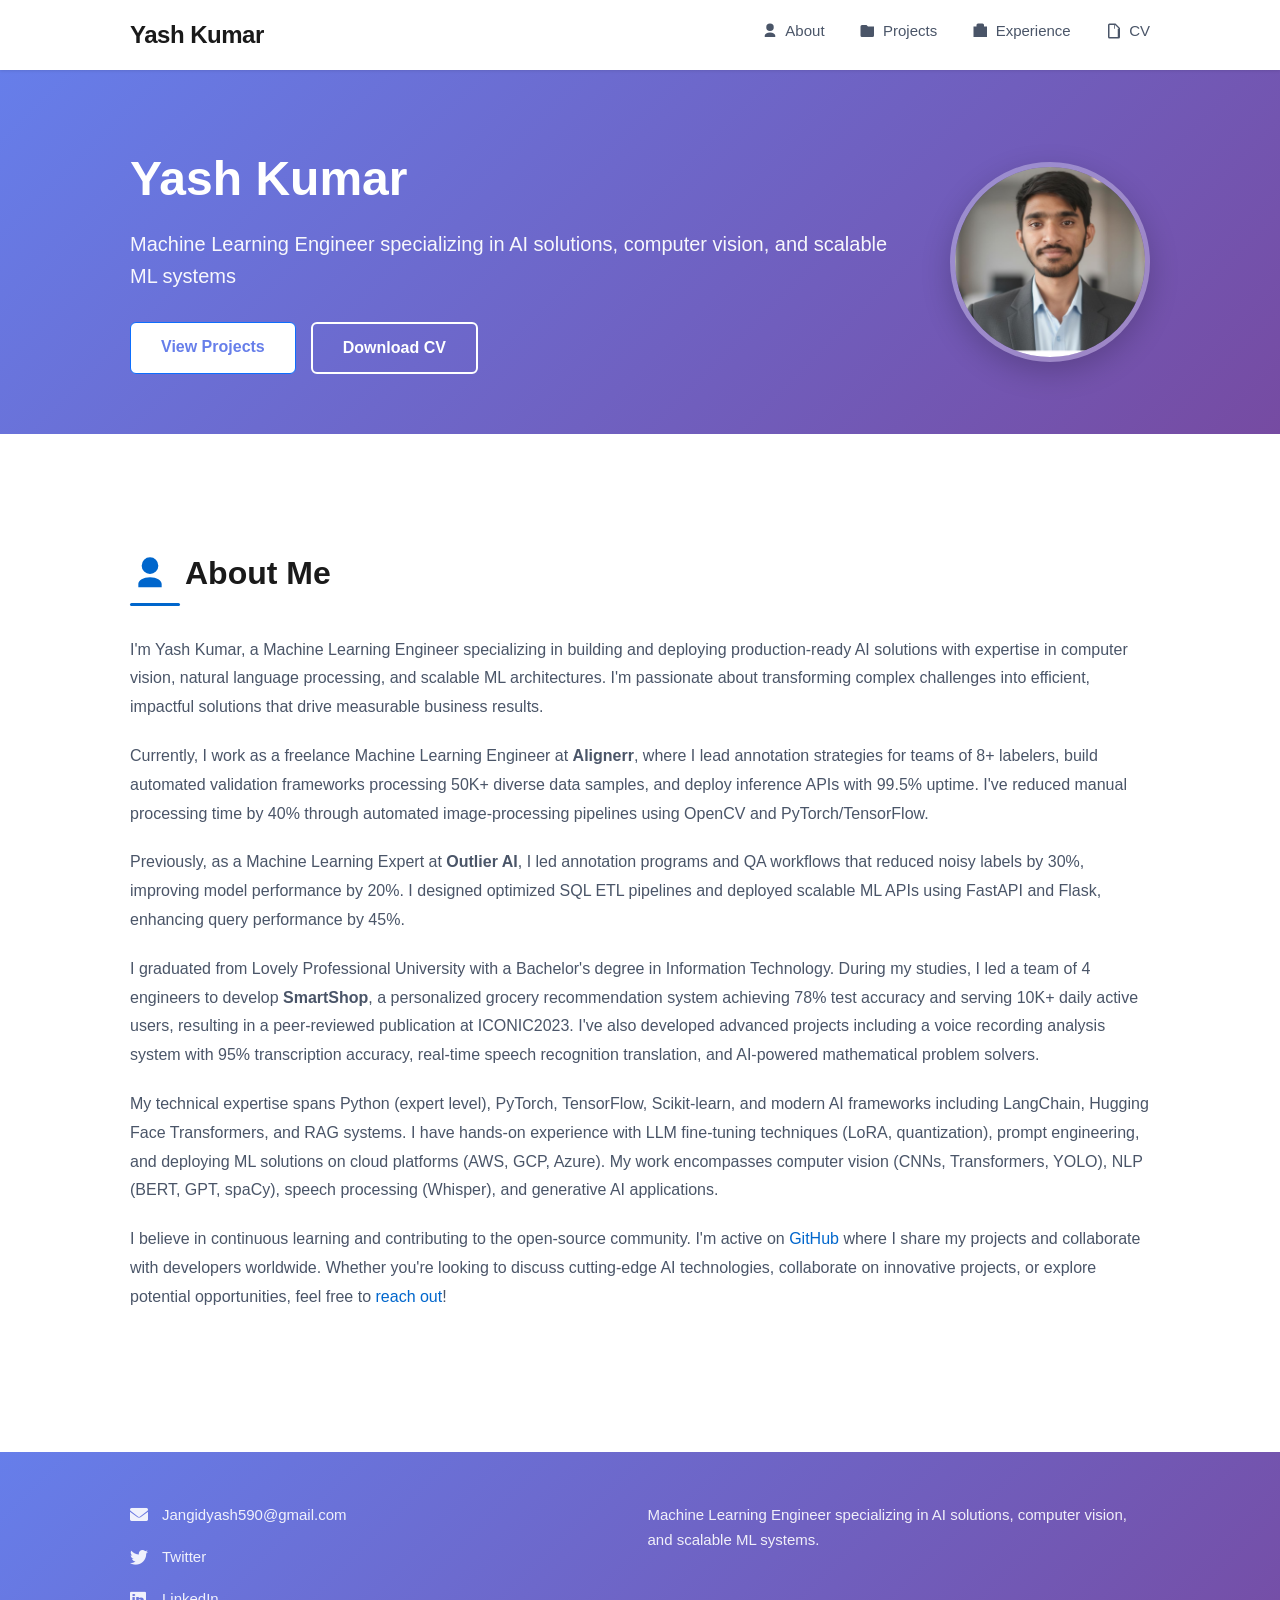
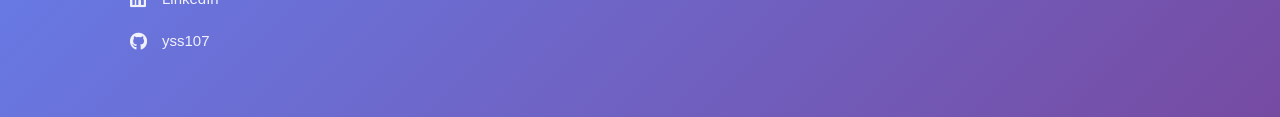
<file: index.html>
<!DOCTYPE html>
<html lang="en">

<head>
  <meta charset="utf-8">
  <meta http-equiv="X-UA-Compatible" content="IE=edge">
  <meta name="viewport" content="width=device-width, initial-scale=1">

  <title>Yash Kumar - Machine Learning Engineer | AI & Computer Vision Expert</title>
  <meta name="description" content="Yash Kumar - Machine Learning Engineer specializing in AI solutions, computer vision, NLP, and scalable ML systems. Portfolio of ML projects including face emotion detection, recommendation systems, and more.">
  <meta name="keywords" content="Machine Learning Engineer, AI Engineer, Computer Vision, Deep Learning, NLP, Yash Kumar, ML Portfolio, AI Projects">
  <meta name="author" content="Yash Kumar">
  
  <link rel="stylesheet" href="https://cdn.jsdelivr.net/npm/bootstrap@5.3.0/dist/css/bootstrap.min.css">
  <link rel="stylesheet" href="style.css">
  <link rel="canonical" href="https://yss107.github.io/">
  
  <!-- Font Awesome -->
  <link rel="stylesheet" href="https://cdnjs.cloudflare.com/ajax/libs/font-awesome/6.0.0-beta3/css/all.min.css">
  
  <script>
    // Smooth scrolling for navigation links
    document.addEventListener('DOMContentLoaded', function() {
      const links = document.querySelectorAll('a[href^="#"]');
      
      links.forEach(link => {
        link.addEventListener('click', function(e) {
          const href = this.getAttribute('href');
          if (href !== '#') {
            e.preventDefault();
            const target = document.querySelector(href);
            if (target) {
              target.scrollIntoView({ behavior: 'smooth', block: 'start' });
            }
          }
        });
      });
    });
  </script>
</head>

<body>

  <header class="site-header" role="banner">
    <div class="wrapper">
      <a class="site-title" href="/">Yash Kumar</a>

      <nav class="site-nav" aria-label="Main navigation">
        <div class="trigger">
          <a class="page-link" href="/">
            <!-- About icon (user) -->
            <svg class="icon" viewBox="0 0 24 24" aria-hidden="true" focusable="false">
              <path d="M12 12a5 5 0 1 0 0-10 5 5 0 0 0 0 10zm0 2c-4 0-7 2-7 4v2h14v-2c0-2-3-4-7-4z"/>
            </svg>
            <span>About</span>
          </a>

          <a class="page-link" href="/projects.html">
            <!-- Projects icon (folder) -->
            <svg class="icon" viewBox="0 0 24 24" aria-hidden="true" focusable="false">
              <path d="M10 4l2 2h8v12a2 2 0 0 1-2 2H4a2 2 0 0 1-2-2V6a2 2 0 0 1 2-2h6z"/>
            </svg>
            <span>Projects</span>
          </a>

          <a class="page-link" href="/experience.html">
            <!-- Experience icon (briefcase) -->
            <svg class="icon" viewBox="0 0 24 24" aria-hidden="true" focusable="false">
              <path d="M10 2h4a2 2 0 0 1 2 2v2h4v14H2V6h4V4a2 2 0 0 1 2-2zm0 4V4h4v2h-4z"/>
            </svg>
            <span>Experience</span>
          </a>

          <a class="page-link" href="/assets/CV (2).pdf">
            <!-- CV icon (document) -->
            <svg class="icon" viewBox="0 0 24 24" aria-hidden="true" focusable="false">
              <path d="M14 2H6a2 2 0 0 0-2 2v16a2 2 0 0 0 2 2h12a2 2 0 0 0 2-2V8l-6-6zM13 3.5L18.5 9H13V3.5zM6 20V4h6v5h5v11H6z"/>
            </svg>
            <span>CV</span>
          </a>
        </div>
      </nav>
    </div>
  </header>

  <main class="page-content" aria-label="Content">
    <!-- Hero Section -->
    <section class="hero-section">
      <div class="wrapper">
        <div class="hero-content">
          <div class="hero-text">
            <h1>Yash Kumar</h1>
            <p class="subtitle">Machine Learning Engineer specializing in AI solutions, computer vision, and scalable ML systems</p>
            <div class="hero-buttons">
              <a href="/projects.html" class="btn btn-primary">View Projects</a>
              <a href="/assets/CV (2).pdf" class="btn btn-secondary">Download CV</a>
            </div>
          </div>
          <div class="hero-image">
            <img alt="Yash Kumar" src="assets/Untitled design.png" />
          </div>
        </div>
      </div>
    </section>

    <!-- About Section -->
    <div class="wrapper">
      <article class="post">
        <div class="post-content">
          <section id="about" class="section">
            <h2 class="section-title">
              <svg class="section-icon" viewBox="0 0 24 24" aria-hidden="true">
                <path d="M12 12a5 5 0 1 0 0-10 5 5 0 0 0 0 10zm0 2c-4 0-7 2-7 4v2h14v-2c0-2-3-4-7-4z"/>
              </svg>
              About Me
            </h2>
            <p>I'm Yash Kumar, a Machine Learning Engineer specializing in building and deploying production-ready AI solutions with expertise in computer vision, natural language processing, and scalable ML architectures. I'm passionate about transforming complex challenges into efficient, impactful solutions that drive measurable business results.</p>

            <p>Currently, I work as a freelance Machine Learning Engineer at <strong>Alignerr</strong>, where I lead annotation strategies for teams of 8+ labelers, build automated validation frameworks processing 50K+ diverse data samples, and deploy inference APIs with 99.5% uptime. I've reduced manual processing time by 40% through automated image-processing pipelines using OpenCV and PyTorch/TensorFlow.</p>

            <p>Previously, as a Machine Learning Expert at <strong>Outlier AI</strong>, I led annotation programs and QA workflows that reduced noisy labels by 30%, improving model performance by 20%. I designed optimized SQL ETL pipelines and deployed scalable ML APIs using FastAPI and Flask, enhancing query performance by 45%.</p>

            <p>I graduated from Lovely Professional University with a Bachelor's degree in Information Technology. During my studies, I led a team of 4 engineers to develop <strong>SmartShop</strong>, a personalized grocery recommendation system achieving 78% test accuracy and serving 10K+ daily active users, resulting in a peer-reviewed publication at ICONIC2023. I've also developed advanced projects including a voice recording analysis system with 95% transcription accuracy, real-time speech recognition translation, and AI-powered mathematical problem solvers.</p>

            <p>My technical expertise spans Python (expert level), PyTorch, TensorFlow, Scikit-learn, and modern AI frameworks including LangChain, Hugging Face Transformers, and RAG systems. I have hands-on experience with LLM fine-tuning techniques (LoRA, quantization), prompt engineering, and deploying ML solutions on cloud platforms (AWS, GCP, Azure). My work encompasses computer vision (CNNs, Transformers, YOLO), NLP (BERT, GPT, spaCy), speech processing (Whisper), and generative AI applications.</p>

            <p>I believe in continuous learning and contributing to the open-source community. I'm active on <a href="https://github.com/yss107" target="_blank" rel="noopener noreferrer">GitHub</a> where I share my projects and collaborate with developers worldwide. Whether you're looking to discuss cutting-edge AI technologies, collaborate on innovative projects, or explore potential opportunities, feel free to <a href="mailto:Jangidyash590@gmail.com">reach out</a>!</p>
          </section>

        </div>
      </article>
    </div>
  </main>

  <footer class="site-footer">
    <div class="wrapper">
      <div class="footer-col-wrapper">
        <div class="footer-col footer-col-1">
          <ul class="contact-list">
            <li>
              <a href="mailto:Jangidyash590@gmail.com">
                <span class="icon"><i class="fas fa-envelope"></i></span>
                <span class="username">Jangidyash590@gmail.com</span>
              </a>
            </li>
            <li>
              <a href="https://twitter.com/yashkumar" target="_blank">
                <span class="icon"><i class="fab fa-twitter"></i></span>
                <span class="username">Twitter</span>
              </a>
            </li>
            <li>
              <a href="https://www.linkedin.com/in/yash-kumar09/" target="_blank">
                <span class="icon"><i class="fab fa-linkedin"></i></span>
                <span class="username">LinkedIn</span>
              </a>
            </li>
            <li>
              <a href="https://github.com/yss107" target="_blank">
                <span class="icon"><i class="fab fa-github"></i></span>
                <span class="username">yss107</span>
              </a>
            </li>
          </ul>
        </div>

        <div class="footer-col footer-col-2">
          <p>Machine Learning Engineer specializing in AI solutions, computer vision, and scalable ML systems.</p>
        </div>
      </div>
    </div>
  </footer>

</body>

</html>
</file>
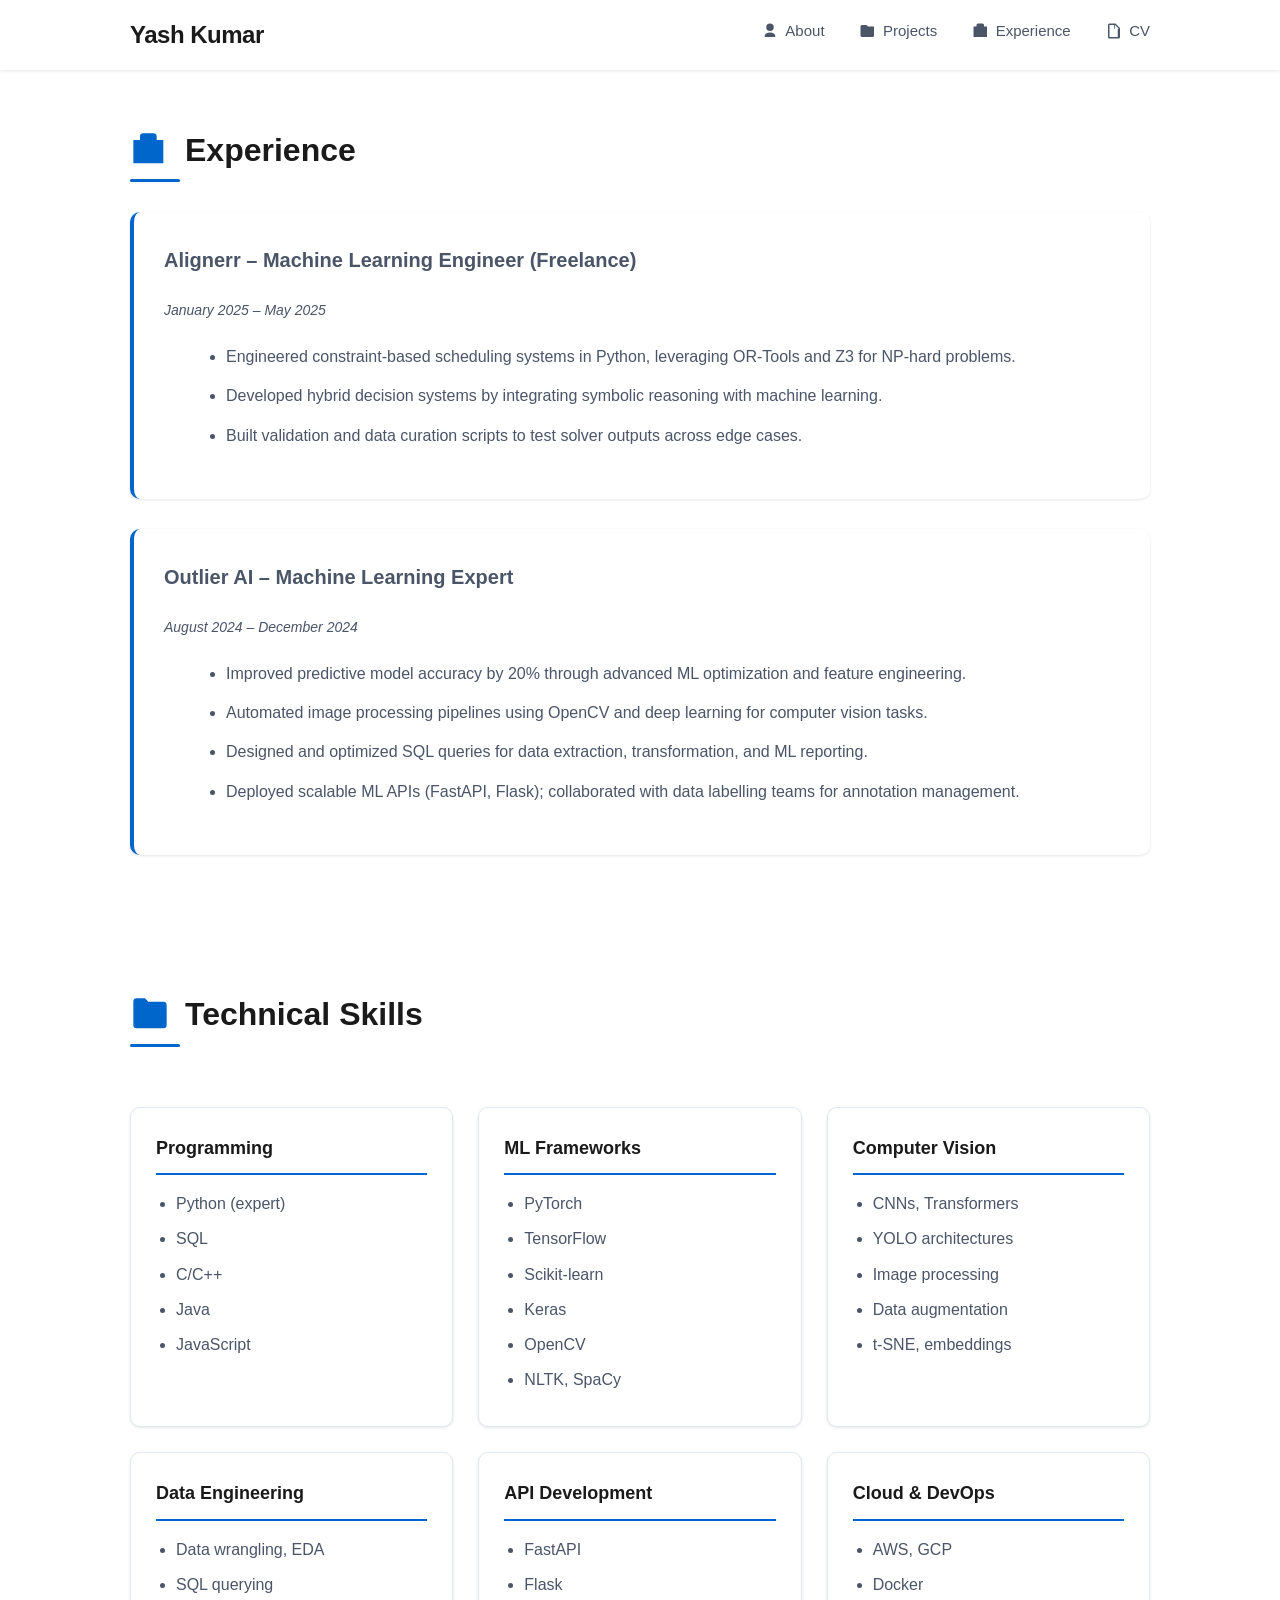
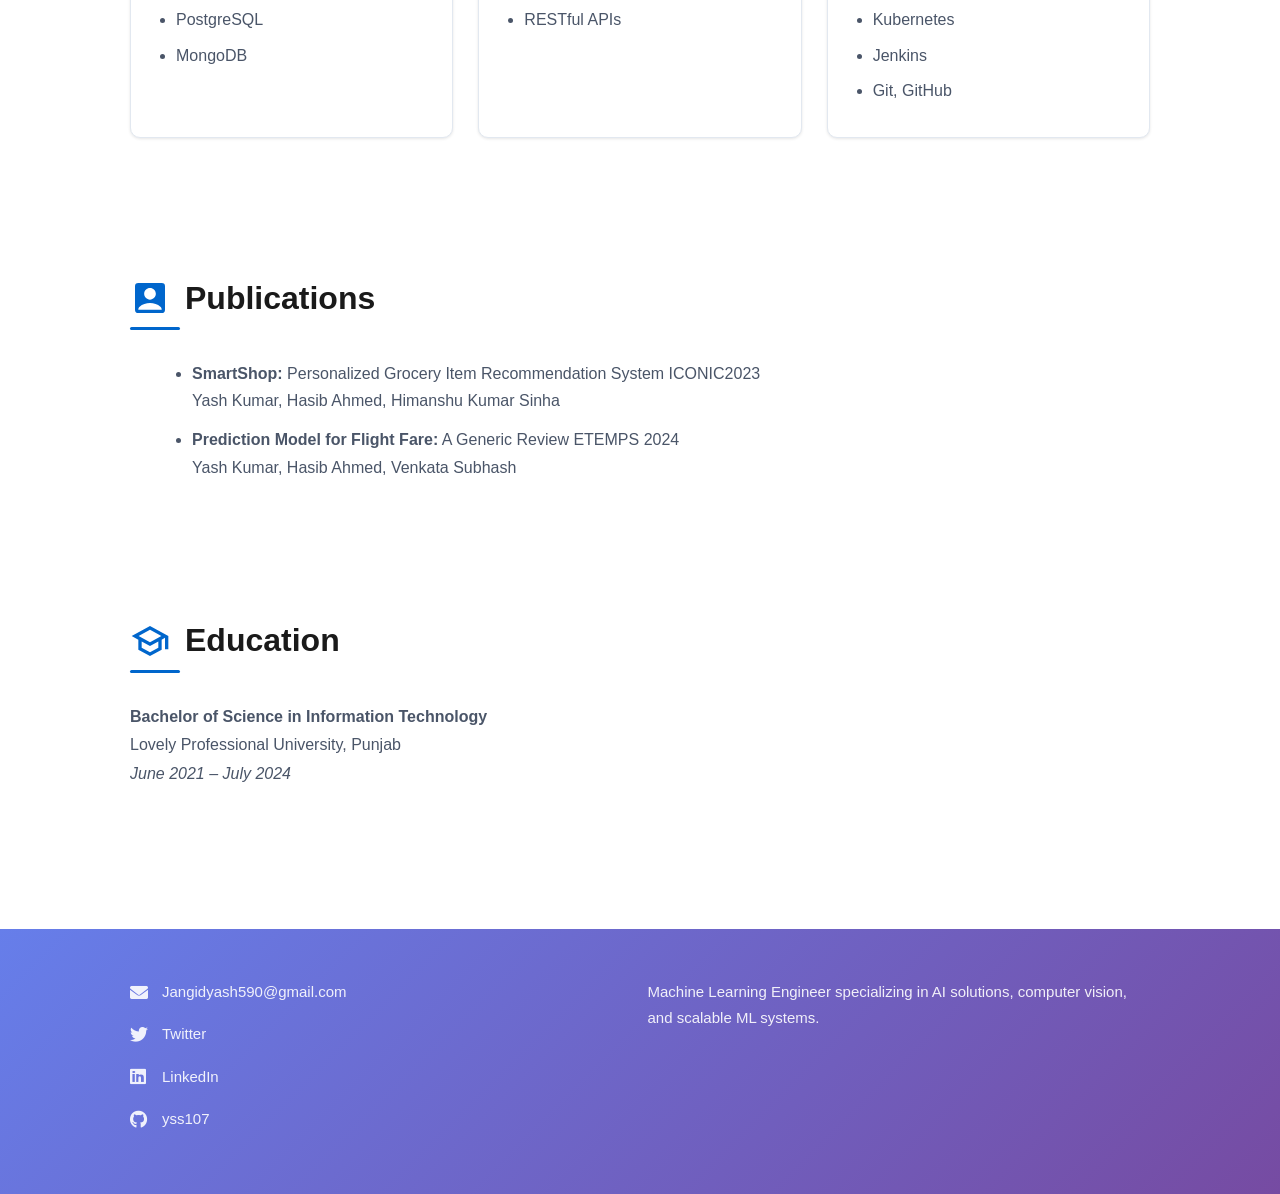
<file: experience.html>
<!DOCTYPE html>
<html lang="en">

<head>
  <meta charset="utf-8">
  <meta http-equiv="X-UA-Compatible" content="IE=edge">
  <meta name="viewport" content="width=device-width, initial-scale=1">

  <title>Experience - Yash Kumar</title>
  <meta name="description" content="Professional experience, skills, publications and education of Yash Kumar - Machine Learning Engineer.">
  
  <link rel="stylesheet" href="https://cdn.jsdelivr.net/npm/bootstrap@5.3.0/dist/css/bootstrap.min.css">
  <link rel="stylesheet" href="style.css">
  <link rel="canonical" href="https://yss107.github.io/experience.html">
  
  <!-- Font Awesome -->
  <link rel="stylesheet" href="https://cdnjs.cloudflare.com/ajax/libs/font-awesome/6.0.0-beta3/css/all.min.css">
  
  <script>
    // Smooth scrolling for navigation links
    document.addEventListener('DOMContentLoaded', function() {
      const links = document.querySelectorAll('a[href^="#"]');
      
      links.forEach(link => {
        link.addEventListener('click', function(e) {
          const href = this.getAttribute('href');
          if (href !== '#') {
            e.preventDefault();
            const target = document.querySelector(href);
            if (target) {
              target.scrollIntoView({ behavior: 'smooth', block: 'start' });
            }
          }
        });
      });

      // Add active state to navigation on scroll
      window.addEventListener('scroll', function() {
        const sections = document.querySelectorAll('h2[id]');
        const navLinks = document.querySelectorAll('.site-nav .page-link');
        
        let current = '';
        sections.forEach(section => {
          const sectionTop = section.offsetTop;
          const sectionHeight = section.clientHeight;
          if (window.pageYOffset >= sectionTop - 100) {
            current = section.getAttribute('id');
          }
        });

        navLinks.forEach(link => {
          link.classList.remove('active');
          if (link.getAttribute('href') === '#' + current) {
            link.classList.add('active');
          }
        });
      });
    });
  </script>
</head>

<body>

  <header class="site-header" role="banner">
    <div class="wrapper">
      <a class="site-title" href="/">Yash Kumar</a>
      
      <nav class="site-nav">
        <div class="trigger">
          <a class="page-link" href="/">
            <svg class="icon" viewBox="0 0 24 24" aria-hidden="true" focusable="false">
              <path d="M12 12a5 5 0 1 0 0-10 5 5 0 0 0 0 10zm0 2c-4 0-7 2-7 4v2h14v-2c0-2-3-4-7-4z"/>
            </svg>
            <span>About</span>
          </a>
          <a class="page-link" href="/projects.html">
            <svg class="icon" viewBox="0 0 24 24" aria-hidden="true" focusable="false">
              <path d="M10 4l2 2h8v12a2 2 0 0 1-2 2H4a2 2 0 0 1-2-2V6a2 2 0 0 1 2-2h6z"/>
            </svg>
            <span>Projects</span>
          </a>
          <a class="page-link" href="/experience.html">
            <svg class="icon" viewBox="0 0 24 24" aria-hidden="true" focusable="false">
              <path d="M10 2h4a2 2 0 0 1 2 2v2h4v14H2V6h4V4a2 2 0 0 1 2-2zm0 4V4h4v2h-4z"/>
            </svg>
            <span>Experience</span>
          </a>
          <a class="page-link" href="/assets/CV (2).pdf">
            <svg class="icon" viewBox="0 0 24 24" aria-hidden="true" focusable="false">
              <path d="M14 2H6a2 2 0 0 0-2 2v16a2 2 0 0 0 2 2h12a2 2 0 0 0 2-2V8l-6-6zM13 3.5L18.5 9H13V3.5zM6 20V4h6v5h5v11H6z"/>
            </svg>
            <span>CV</span>
          </a>
        </div>
      </nav>
    </div>
  </header>

  <main class="page-content" aria-label="Content">
    <div class="wrapper">
      <article class="post">
        <div class="post-content">
          <section id="experience" class="section">
            <h2 class="section-title">
              <svg class="section-icon" viewBox="0 0 24 24" aria-hidden="true">
                <path d="M10 2h4a2 2 0 0 1 2 2v2h4v14H2V6h4V4a2 2 0 0 1 2-2zm0 4V4h4v2h-4z"/>
              </svg>
              Experience
            </h2>
          
          <div class="experience-item">
            <div class="experience-header">
              <p class="experience-title">Alignerr – Machine Learning Engineer (Freelance)</p>
              <p class="experience-date">January 2025 – May 2025</p>
            </div>
            <ul>
              <li>Engineered constraint-based scheduling systems in Python, leveraging OR-Tools and Z3 for NP-hard problems.</li>
              <li>Developed hybrid decision systems by integrating symbolic reasoning with machine learning.</li>
              <li>Built validation and data curation scripts to test solver outputs across edge cases.</li>
            </ul>
          </div>

          <div class="experience-item">
            <div class="experience-header">
              <p class="experience-title">Outlier AI – Machine Learning Expert</p>
              <p class="experience-date">August 2024 – December 2024</p>
            </div>
            <ul>
              <li>Improved predictive model accuracy by 20% through advanced ML optimization and feature engineering.</li>
              <li>Automated image processing pipelines using OpenCV and deep learning for computer vision tasks.</li>
              <li>Designed and optimized SQL queries for data extraction, transformation, and ML reporting.</li>
              <li>Deployed scalable ML APIs (FastAPI, Flask); collaborated with data labelling teams for annotation management.</li>
            </ul>
          </div>
          </section>

          <section class="section">
            <h2 class="section-title">
              <svg class="section-icon" viewBox="0 0 24 24" aria-hidden="true">
                <path d="M9 2l2 2h9a2 2 0 012 2v12a2 2 0 01-2 2H4a2 2 0 01-2-2V4a2 2 0 012-2h5zm4 16v-2a2 2 0 10-4 0v2H7v-5l5-5 5 5v5h-2z"/>
              </svg>
              Technical Skills
            </h2>
            <div class="skills-grid">
              <div class="skill-category">
                <div class="skill-category-title">Programming</div>
                <ul>
                  <li>Python (expert)</li>
                  <li>SQL</li>
                  <li>C/C++</li>
                  <li>Java</li>
                  <li>JavaScript</li>
                </ul>
              </div>
              
              <div class="skill-category">
                <div class="skill-category-title">ML Frameworks</div>
                <ul>
                  <li>PyTorch</li>
                  <li>TensorFlow</li>
                  <li>Scikit-learn</li>
                  <li>Keras</li>
                  <li>OpenCV</li>
                  <li>NLTK, SpaCy</li>
                </ul>
              </div>
              
              <div class="skill-category">
                <div class="skill-category-title">Computer Vision</div>
                <ul>
                  <li>CNNs, Transformers</li>
                  <li>YOLO architectures</li>
                  <li>Image processing</li>
                  <li>Data augmentation</li>
                  <li>t-SNE, embeddings</li>
                </ul>
              </div>
              
              <div class="skill-category">
                <div class="skill-category-title">Data Engineering</div>
                <ul>
                  <li>Data wrangling, EDA</li>
                  <li>SQL querying</li>
                  <li>PostgreSQL</li>
                  <li>MongoDB</li>
                </ul>
              </div>
              
              <div class="skill-category">
                <div class="skill-category-title">API Development</div>
                <ul>
                  <li>FastAPI</li>
                  <li>Flask</li>
                  <li>RESTful APIs</li>
                </ul>
              </div>
              
              <div class="skill-category">
                <div class="skill-category-title">Cloud & DevOps</div>
                <ul>
                  <li>AWS, GCP</li>
                  <li>Docker</li>
                  <li>Kubernetes</li>
                  <li>Jenkins</li>
                  <li>Git, GitHub</li>
                </ul>
              </div>
            </div>
          </section>

          <section class="section">
            <h2 class="section-title">
              <svg class="section-icon" viewBox="0 0 24 24" aria-hidden="true">
                <path d="M19 3H5a2 2 0 00-2 2v14a2 2 0 002 2h14a2 2 0 002-2V5a2 2 0 00-2-2zm-7 3c1.93 0 3.5 1.57 3.5 3.5S13.93 13 12 13s-3.5-1.57-3.5-3.5S10.07 6 12 6zm7 13H5v-.23c0-.62.28-1.2.76-1.58C7.47 15.82 9.64 15 12 15s4.53.82 6.24 2.19c.48.38.76.97.76 1.58V19z"/>
              </svg>
              Publications
            </h2>
          <ul>
            <li>
              <strong>SmartShop:</strong> Personalized Grocery Item Recommendation System ICONIC2023<br>
              Yash Kumar, Hasib Ahmed, Himanshu Kumar Sinha
            </li>
            <li>
              <strong>Prediction Model for Flight Fare:</strong> A Generic Review ETEMPS 2024<br>
              Yash Kumar, Hasib Ahmed, Venkata Subhash
            </li>
          </ul>
          </section>

          <section class="section">
            <h2 class="section-title">
              <svg class="section-icon" viewBox="0 0 24 24" aria-hidden="true">
                <path d="M12 3L1 9l4 2.18v6L12 21l7-3.82v-6l2-1.09V17h2V9L12 3zm6.82 6L12 12.72 5.18 9 12 5.28 18.82 9zM17 15.99l-5 2.73-5-2.73v-3.72L12 15l5-2.73v3.72z"/>
              </svg>
              Education
            </h2>
            <p><strong>Bachelor of Science in Information Technology</strong><br>
            Lovely Professional University, Punjab<br>
            <em>June 2021 – July 2024</em></p>
          </section>

        </div>
      </article>
    </div>
  </main>

  <footer class="site-footer">
    <div class="wrapper">
      <div class="footer-col-wrapper">
        <div class="footer-col footer-col-1">
          <ul class="contact-list">
            <li>
              <a href="mailto:Jangidyash590@gmail.com">
                <span class="icon"><i class="fas fa-envelope"></i></span>
                <span class="username">Jangidyash590@gmail.com</span>
              </a>
            </li>
            <li>
              <a href="https://twitter.com/yashkumar" target="_blank">
                <span class="icon"><i class="fab fa-twitter"></i></span>
                <span class="username">Twitter</span>
              </a>
            </li>
            <li>
              <a href="https://www.linkedin.com/in/yash-kumar09/" target="_blank">
                <span class="icon"><i class="fab fa-linkedin"></i></span>
                <span class="username">LinkedIn</span>
              </a>
            </li>
            <li>
              <a href="https://github.com/yss107" target="_blank">
                <span class="icon"><i class="fab fa-github"></i></span>
                <span class="username">yss107</span>
              </a>
            </li>
          </ul>
        </div>

        <div class="footer-col footer-col-2">
          <p>Machine Learning Engineer specializing in AI solutions, computer vision, and scalable ML systems.</p>
        </div>
      </div>
    </div>
  </footer>

</body>

</html>
</file>
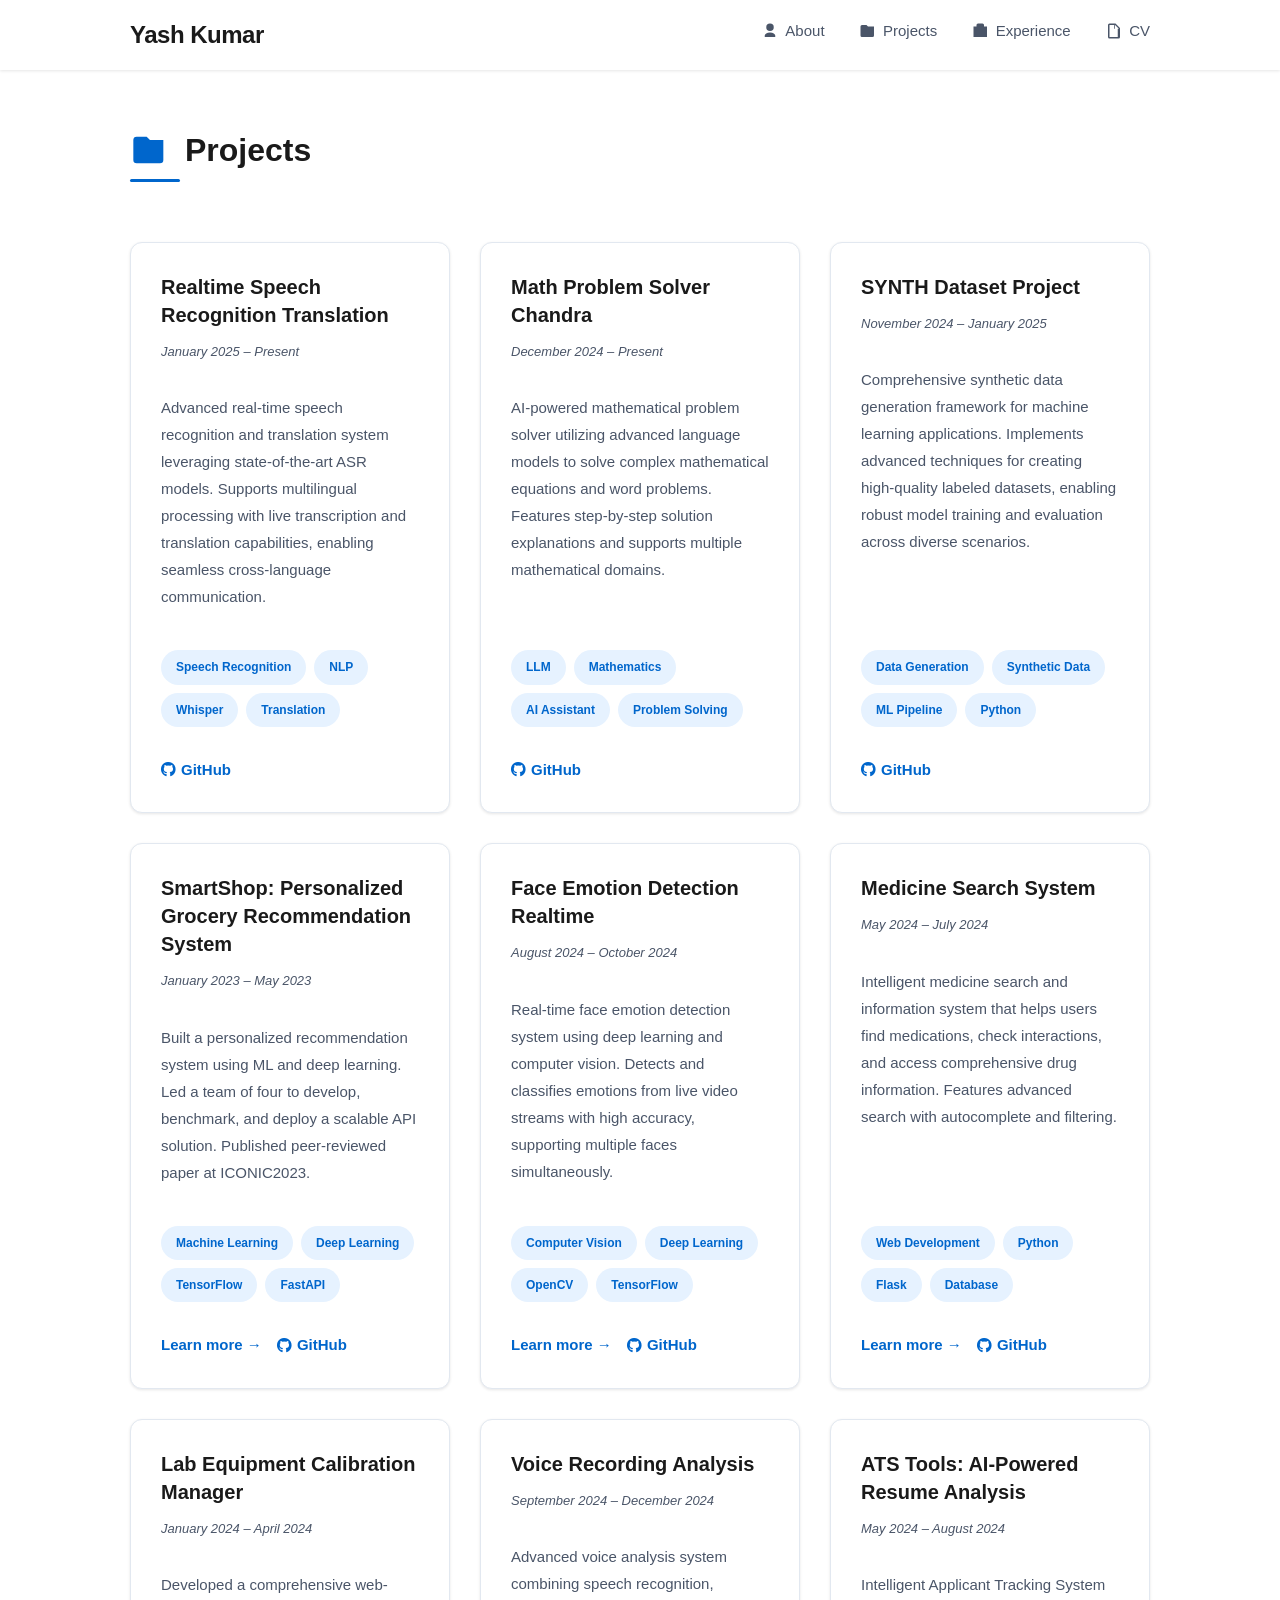
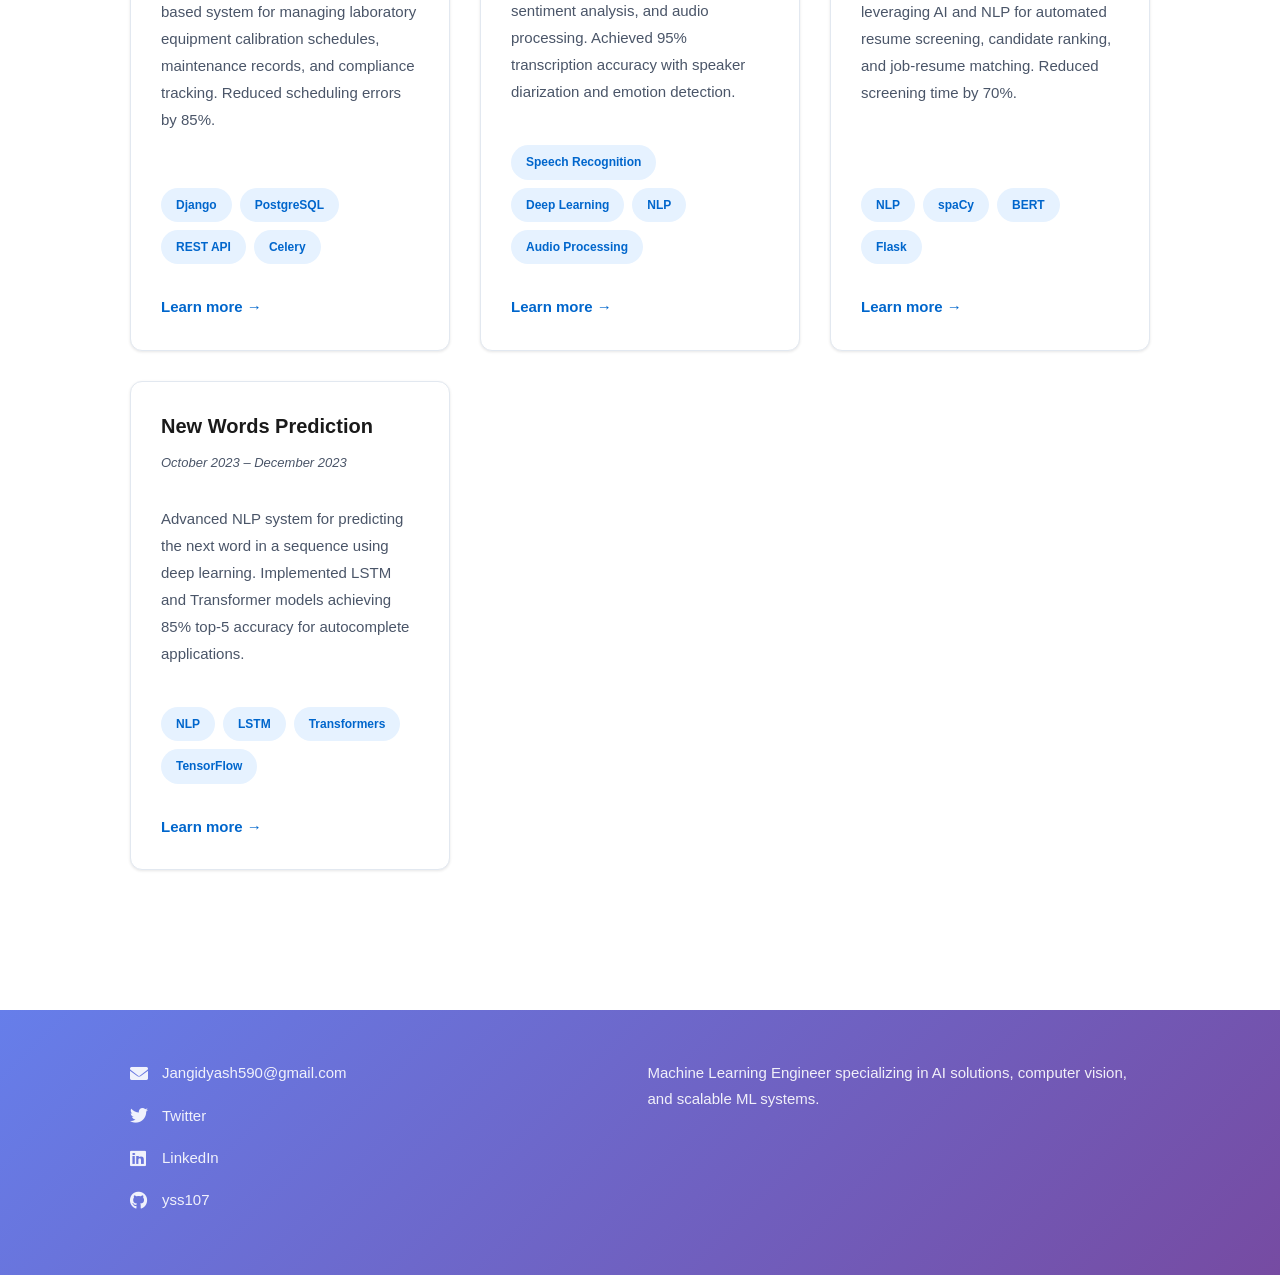
<file: projects.html>
<!DOCTYPE html>
<html lang="en">

<head>
  <meta charset="utf-8">
  <meta http-equiv="X-UA-Compatible" content="IE=edge">
  <meta name="viewport" content="width=device-width, initial-scale=1">

  <title>Projects - Yash Kumar | ML & AI Portfolio</title>
  <meta name="description" content="Explore Yash Kumar's machine learning and AI projects including face emotion detection, book recommendations, medicine search system, and more. View GitHub repositories and detailed project implementations.">
  <meta name="keywords" content="Machine Learning Projects, AI Projects, Computer Vision, Deep Learning, NLP, GitHub Portfolio, ML Engineer">
  <meta name="author" content="Yash Kumar">
  
  <link rel="stylesheet" href="https://cdn.jsdelivr.net/npm/bootstrap@5.3.0/dist/css/bootstrap.min.css">
  <link rel="stylesheet" href="style.css">
  <link rel="canonical" href="https://yss107.github.io/projects.html">
  
  <!-- Font Awesome -->
  <link rel="stylesheet" href="https://cdnjs.cloudflare.com/ajax/libs/font-awesome/6.0.0-beta3/css/all.min.css">
  
  <script>
    // Fade-in animation for project cards
    document.addEventListener('DOMContentLoaded', function() {
      const observerOptions = {
        threshold: 0.1,
        rootMargin: '0px 0px -50px 0px'
      };

      const observer = new IntersectionObserver(function(entries) {
        entries.forEach(entry => {
          if (entry.isIntersecting) {
            entry.target.classList.add('fade-in');
            observer.unobserve(entry.target);
          }
        });
      }, observerOptions);

      const projectCards = document.querySelectorAll('.project-card');
      projectCards.forEach(card => {
        card.classList.add('fade-in-element');
        observer.observe(card);
      });
    });
  </script>
</head>

<body>

  <header class="site-header" role="banner">
    <div class="wrapper">
      <a class="site-title" href="/">Yash Kumar</a>
      
      <nav class="site-nav">
        <div class="trigger">
          <a class="page-link" href="/">
            <svg class="icon" viewBox="0 0 24 24" aria-hidden="true" focusable="false">
              <path d="M12 12a5 5 0 1 0 0-10 5 5 0 0 0 0 10zm0 2c-4 0-7 2-7 4v2h14v-2c0-2-3-4-7-4z"/>
            </svg>
            <span>About</span>
          </a>
          <a class="page-link" href="/projects.html">
            <svg class="icon" viewBox="0 0 24 24" aria-hidden="true" focusable="false">
              <path d="M10 4l2 2h8v12a2 2 0 0 1-2 2H4a2 2 0 0 1-2-2V6a2 2 0 0 1 2-2h6z"/>
            </svg>
            <span>Projects</span>
          </a>
          <a class="page-link" href="/experience.html">
            <svg class="icon" viewBox="0 0 24 24" aria-hidden="true" focusable="false">
              <path d="M10 2h4a2 2 0 0 1 2 2v2h4v14H2V6h4V4a2 2 0 0 1 2-2zm0 4V4h4v2h-4z"/>
            </svg>
            <span>Experience</span>
          </a>
          <a class="page-link" href="/assets/CV (2).pdf">
            <svg class="icon" viewBox="0 0 24 24" aria-hidden="true" focusable="false">
              <path d="M14 2H6a2 2 0 0 0-2 2v16a2 2 0 0 0 2 2h12a2 2 0 0 0 2-2V8l-6-6zM13 3.5L18.5 9H13V3.5zM6 20V4h6v5h5v11H6z"/>
            </svg>
            <span>CV</span>
          </a>
        </div>
      </nav>
    </div>
  </header>

  <main class="page-content" aria-label="Content">
    <div class="wrapper">
      <article class="post">
        <div class="post-content">
          <section id="projects" class="section">
            <h2 class="section-title">
              <svg class="section-icon" viewBox="0 0 24 24" aria-hidden="true">
                <path d="M10 4l2 2h8v12a2 2 0 0 1-2 2H4a2 2 0 0 1-2-2V6a2 2 0 0 1 2-2h6z"/>
              </svg>
              Projects
            </h2>

          <div class="projects-grid">
            <div class="project-card">
              <div class="project-card-header">
                <h3><a href="https://github.com/yss107/Realtime_Speech_Recognition_Translation" target="_blank" rel="noopener noreferrer">Realtime Speech Recognition Translation</a></h3>
                <span class="project-date">January 2025 – Present</span>
              </div>
              <p class="project-description">
                Advanced real-time speech recognition and translation system leveraging state-of-the-art ASR models. Supports multilingual processing with live transcription and translation capabilities, enabling seamless cross-language communication.
              </p>
              <div class="project-tags">
                <span class="tag">Speech Recognition</span>
                <span class="tag">NLP</span>
                <span class="tag">Whisper</span>
                <span class="tag">Translation</span>
              </div>
              <div class="project-links">
                <a href="https://github.com/yss107/Realtime_Speech_Recognition_Translation" target="_blank" rel="noopener noreferrer" class="project-link">
                  <i class="fab fa-github"></i> GitHub
                </a>
              </div>
            </div>

            <div class="project-card">
              <div class="project-card-header">
                <h3><a href="https://github.com/yss107/project/tree/main/Math_Problem_Solver_Chandra" target="_blank" rel="noopener noreferrer">Math Problem Solver Chandra</a></h3>
                <span class="project-date">December 2024 – Present</span>
              </div>
              <p class="project-description">
                AI-powered mathematical problem solver utilizing advanced language models to solve complex mathematical equations and word problems. Features step-by-step solution explanations and supports multiple mathematical domains.
              </p>
              <div class="project-tags">
                <span class="tag">LLM</span>
                <span class="tag">Mathematics</span>
                <span class="tag">AI Assistant</span>
                <span class="tag">Problem Solving</span>
              </div>
              <div class="project-links">
                <a href="https://github.com/yss107/project/tree/main/Math_Problem_Solver_Chandra" target="_blank" rel="noopener noreferrer" class="project-link">
                  <i class="fab fa-github"></i> GitHub
                </a>
              </div>
            </div>

            <div class="project-card">
              <div class="project-card-header">
                <h3><a href="https://github.com/yss107/project/tree/main/SYNTH_Dataset_Project" target="_blank" rel="noopener noreferrer">SYNTH Dataset Project</a></h3>
                <span class="project-date">November 2024 – January 2025</span>
              </div>
              <p class="project-description">
                Comprehensive synthetic data generation framework for machine learning applications. Implements advanced techniques for creating high-quality labeled datasets, enabling robust model training and evaluation across diverse scenarios.
              </p>
              <div class="project-tags">
                <span class="tag">Data Generation</span>
                <span class="tag">Synthetic Data</span>
                <span class="tag">ML Pipeline</span>
                <span class="tag">Python</span>
              </div>
              <div class="project-links">
                <a href="https://github.com/yss107/project/tree/main/SYNTH_Dataset_Project" target="_blank" rel="noopener noreferrer" class="project-link">
                  <i class="fab fa-github"></i> GitHub
                </a>
              </div>
            </div>

            <div class="project-card">
              <div class="project-card-header">
                <h3><a href="projects/smartshop.html">SmartShop: Personalized Grocery Recommendation System</a></h3>
                <span class="project-date">January 2023 – May 2023</span>
              </div>
              <p class="project-description">
                Built a personalized recommendation system using ML and deep learning. Led a team of four to develop, benchmark, and deploy a scalable API solution. Published peer-reviewed paper at ICONIC2023.
              </p>
              <div class="project-tags">
                <span class="tag">Machine Learning</span>
                <span class="tag">Deep Learning</span>
                <span class="tag">TensorFlow</span>
                <span class="tag">FastAPI</span>
              </div>
              <div class="project-links">
                <a href="projects/smartshop.html" class="project-link">Learn more →</a> 
                <a href="https://yss107.github.io/SmartShops.github.io/" target="_blank" rel="noopener noreferrer" class="project-link">
                  <i class="fab fa-github"></i> GitHub
                </a>
              </div>
            </div>

            <div class="project-card">
              <div class="project-card-header">
                <h3><a href="projects/face-emotion-detection.html">Face Emotion Detection Realtime</a></h3>
                <span class="project-date">August 2024 – October 2024</span>
              </div>
              <p class="project-description">
                Real-time face emotion detection system using deep learning and computer vision. Detects and classifies emotions from live video streams with high accuracy, supporting multiple faces simultaneously.
              </p>
              <div class="project-tags">
                <span class="tag">Computer Vision</span>
                <span class="tag">Deep Learning</span>
                <span class="tag">OpenCV</span>
                <span class="tag">TensorFlow</span>
              </div>
              <div class="project-links">
                <a href="projects/face-emotion-detection.html" class="project-link">Learn more →</a>
                <a href="https://github.com/yss107/Face_Emotion_Detection_Realtime" target="_blank" rel="noopener noreferrer" class="project-link">
                  <i class="fab fa-github"></i> GitHub
                </a>
              </div>
            </div>

            <div class="project-card">
              <div class="project-card-header">
                <h3><a href="projects/medicine-search-system.html">Medicine Search System</a></h3>
                <span class="project-date">May 2024 – July 2024</span>
              </div>
              <p class="project-description">
                Intelligent medicine search and information system that helps users find medications, check interactions, and access comprehensive drug information. Features advanced search with autocomplete and filtering.
              </p>
              <div class="project-tags">
                <span class="tag">Web Development</span>
                <span class="tag">Python</span>
                <span class="tag">Flask</span>
                <span class="tag">Database</span>
              </div>
              <div class="project-links">
                <a href="projects/medicine-search-system.html" class="project-link">Learn more →</a>
                <a href="https://github.com/yss107/Medicine_Search_System" target="_blank" rel="noopener noreferrer" class="project-link">
                  <i class="fab fa-github"></i> GitHub
                </a>
              </div>
            </div>

            <div class="project-card">
              <div class="project-card-header">
                <h3><a href="projects/lab-equipment-calibration-manager.html">Lab Equipment Calibration Manager</a></h3>
                <span class="project-date">January 2024 – April 2024</span>
              </div>
              <p class="project-description">
                Developed a comprehensive web-based system for managing laboratory equipment calibration schedules, maintenance records, and compliance tracking. Reduced scheduling errors by 85%.
              </p>
              <div class="project-tags">
                <span class="tag">Django</span>
                <span class="tag">PostgreSQL</span>
                <span class="tag">REST API</span>
                <span class="tag">Celery</span>
              </div>
              <div class="project-links">
                <a href="projects/lab-equipment-calibration-manager.html" class="project-link">Learn more →</a>
              </div>
            </div>

            <div class="project-card">
              <div class="project-card-header">
                <h3><a href="projects/voice-recording-analysis.html">Voice Recording Analysis</a></h3>
                <span class="project-date">September 2024 – December 2024</span>
              </div>
              <p class="project-description">
                Advanced voice analysis system combining speech recognition, sentiment analysis, and audio processing. Achieved 95% transcription accuracy with speaker diarization and emotion detection.
              </p>
              <div class="project-tags">
                <span class="tag">Speech Recognition</span>
                <span class="tag">Deep Learning</span>
                <span class="tag">NLP</span>
                <span class="tag">Audio Processing</span>
              </div>
              <div class="project-links">
                <a href="projects/voice-recording-analysis.html" class="project-link">Learn more →</a>
              </div>
            </div>

            <div class="project-card">
              <div class="project-card-header">
                <h3><a href="projects/ats-tools.html">ATS Tools: AI-Powered Resume Analysis</a></h3>
                <span class="project-date">May 2024 – August 2024</span>
              </div>
              <p class="project-description">
                Intelligent Applicant Tracking System leveraging AI and NLP for automated resume screening, candidate ranking, and job-resume matching. Reduced screening time by 70%.
              </p>
              <div class="project-tags">
                <span class="tag">NLP</span>
                <span class="tag">spaCy</span>
                <span class="tag">BERT</span>
                <span class="tag">Flask</span>
              </div>
              <div class="project-links">
                <a href="projects/ats-tools.html" class="project-link">Learn more →</a>
              </div>
            </div>

            <div class="project-card">
              <div class="project-card-header">
                <h3><a href="projects/new-words-prediction.html">New Words Prediction</a></h3>
                <span class="project-date">October 2023 – December 2023</span>
              </div>
              <p class="project-description">
                Advanced NLP system for predicting the next word in a sequence using deep learning. Implemented LSTM and Transformer models achieving 85% top-5 accuracy for autocomplete applications.
              </p>
              <div class="project-tags">
                <span class="tag">NLP</span>
                <span class="tag">LSTM</span>
                <span class="tag">Transformers</span>
                <span class="tag">TensorFlow</span>
              </div>
              <div class="project-links">
                <a href="projects/new-words-prediction.html" class="project-link">Learn more →</a>
              </div>
            </div>
            
          </section>

        </div>
      </article>
    </div>
  </main>

  <footer class="site-footer">
    <div class="wrapper">
      <div class="footer-col-wrapper">
        <div class="footer-col footer-col-1">
          <ul class="contact-list">
            <li>
              <a href="mailto:Jangidyash590@gmail.com">
                <span class="icon"><i class="fas fa-envelope"></i></span>
                <span class="username">Jangidyash590@gmail.com</span>
              </a>
            </li>
            <li>
              <a href="https://twitter.com/yashkumar" target="_blank">
                <span class="icon"><i class="fab fa-twitter"></i></span>
                <span class="username">Twitter</span>
              </a>
            </li>
            <li>
              <a href="https://www.linkedin.com/in/yash-kumar09/" target="_blank">
                <span class="icon"><i class="fab fa-linkedin"></i></span>
                <span class="username">LinkedIn</span>
              </a>
            </li>
            <li>
              <a href="https://github.com/yss107" target="_blank">
                <span class="icon"><i class="fab fa-github"></i></span>
                <span class="username">yss107</span>
              </a>
            </li>
          </ul>
        </div>

        <div class="footer-col footer-col-2">
          <p>Machine Learning Engineer specializing in AI solutions, computer vision, and scalable ML systems.</p>
        </div>
      </div>
    </div>
  </footer>

</body>

</html>
</file>
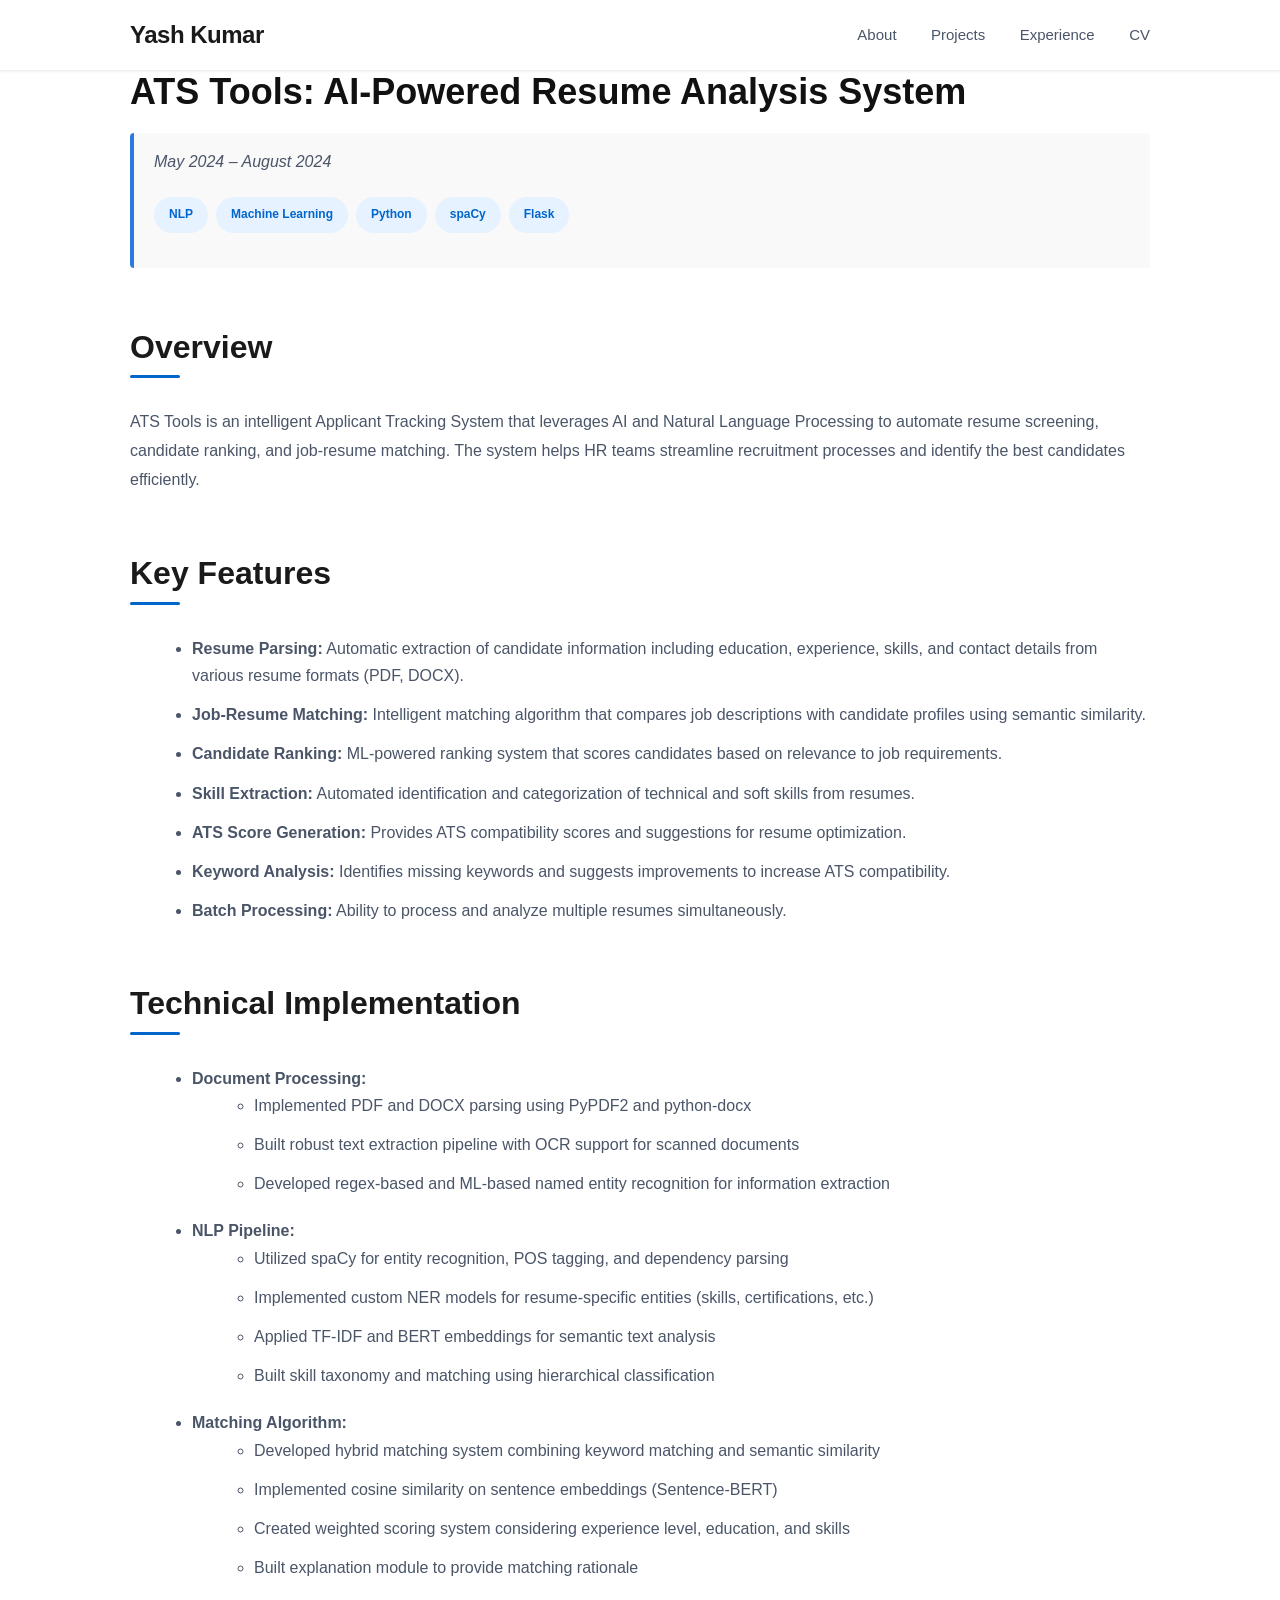
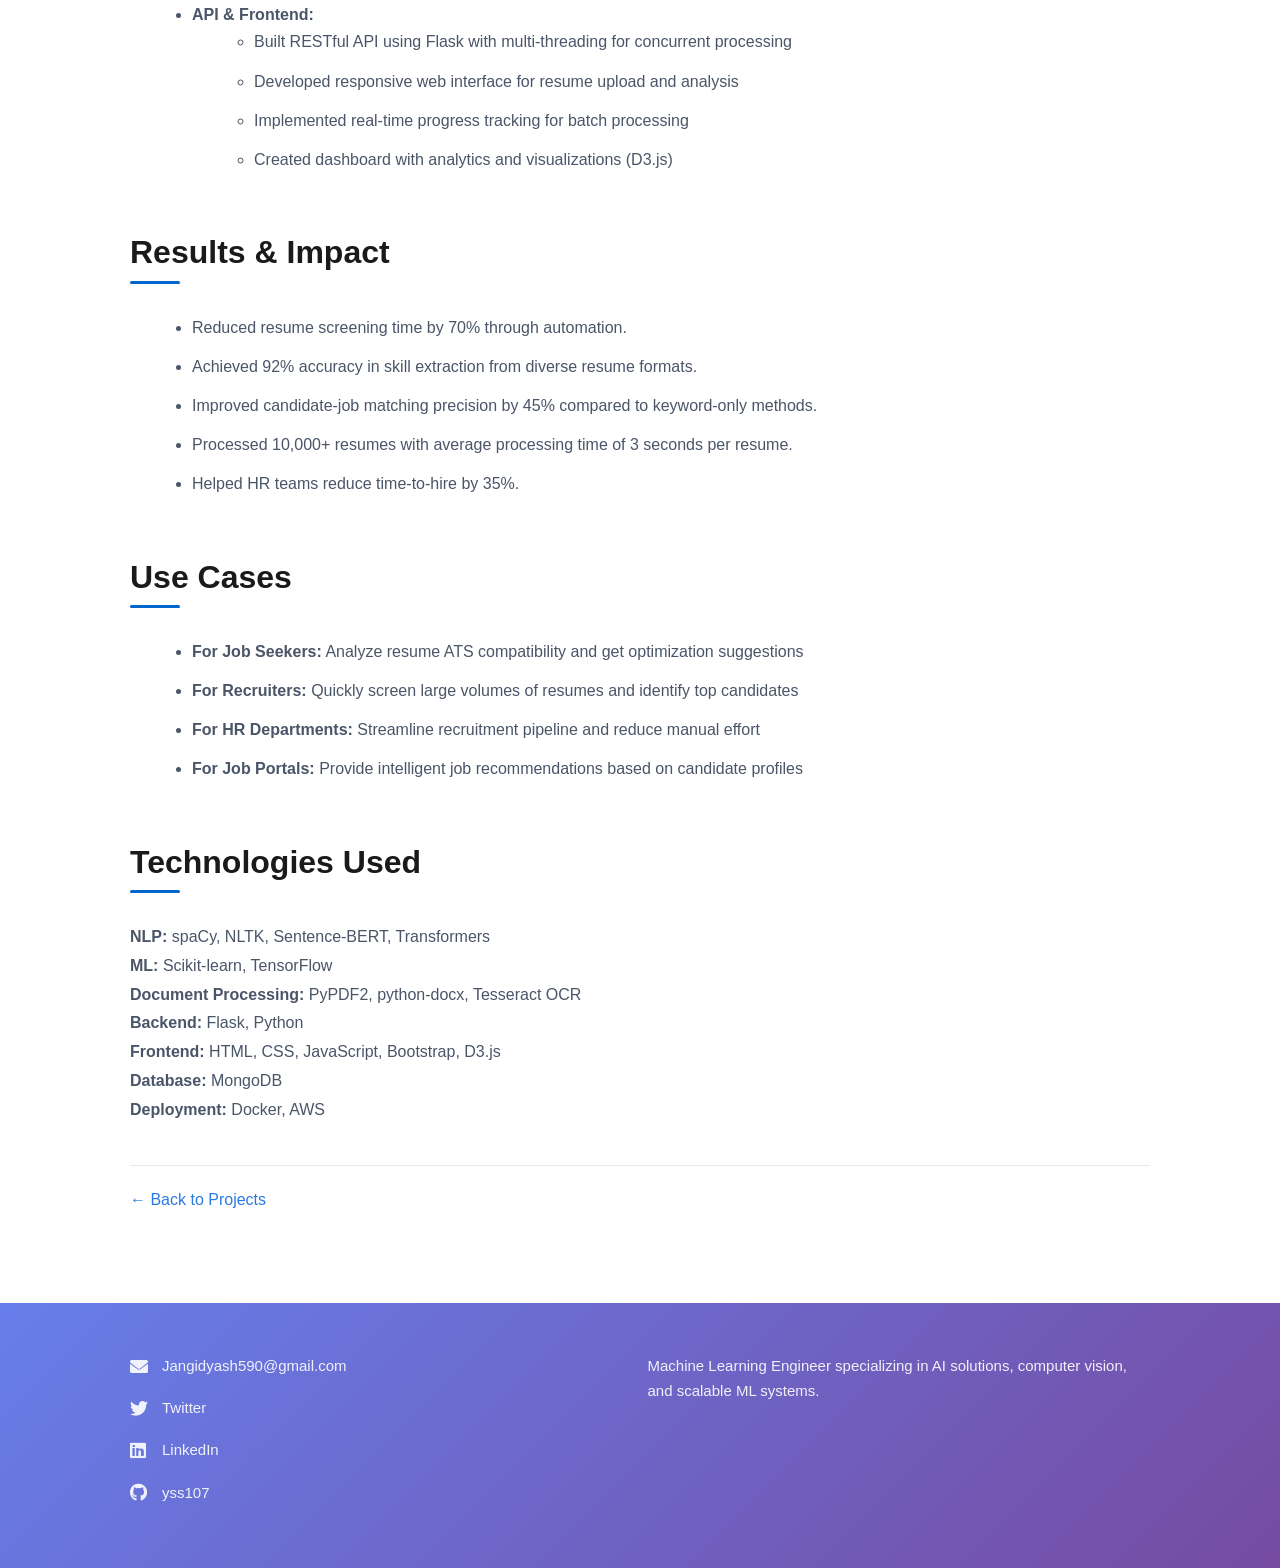
<file: projects/ats-tools.html>
<!DOCTYPE html>
<html lang="en">

<head>
  <meta charset="utf-8">
  <meta http-equiv="X-UA-Compatible" content="IE=edge">
  <meta name="viewport" content="width=device-width, initial-scale=1">

  <title>ATS Tools - Yash Kumar</title>
  <meta name="description" content="Applicant Tracking System Tools with AI-powered resume analysis">
  
  <link rel="stylesheet" href="https://cdn.jsdelivr.net/npm/bootstrap@5.3.0/dist/css/bootstrap.min.css">
  <link rel="stylesheet" href="../style.css">
  <link rel="canonical" href="https://yss107.github.io/projects/ats-tools.html">
  
  <!-- Font Awesome -->
  <link rel="stylesheet" href="https://cdnjs.cloudflare.com/ajax/libs/font-awesome/6.0.0-beta3/css/all.min.css">
</head>

<body>

  <header class="site-header" role="banner">
    <div class="wrapper">
      <a class="site-title" href="/">Yash Kumar</a>
      
      <nav class="site-nav">
        <div class="trigger">
          <a class="page-link" href="/">About</a>
          <a class="page-link" href="/projects.html">Projects</a>
          <a class="page-link" href="/experience.html">Experience</a>
          <a class="page-link" href="/assets/CV (2).pdf">CV</a>
        </div>
      </nav>
    </div>
  </header>

  <main class="page-content" aria-label="Content">
    <div class="wrapper">
      <article class="post">
        <div class="post-content">
          <h1>ATS Tools: AI-Powered Resume Analysis System</h1>
          
          <div class="project-meta">
            <p><em>May 2024 – August 2024</em></p>
            <p class="project-tags">
              <span class="tag">NLP</span>
              <span class="tag">Machine Learning</span>
              <span class="tag">Python</span>
              <span class="tag">spaCy</span>
              <span class="tag">Flask</span>
            </p>
          </div>

          <h2>Overview</h2>
          <p>ATS Tools is an intelligent Applicant Tracking System that leverages AI and Natural Language Processing to automate resume screening, candidate ranking, and job-resume matching. The system helps HR teams streamline recruitment processes and identify the best candidates efficiently.</p>

          <h2>Key Features</h2>
          <ul>
            <li><strong>Resume Parsing:</strong> Automatic extraction of candidate information including education, experience, skills, and contact details from various resume formats (PDF, DOCX).</li>
            <li><strong>Job-Resume Matching:</strong> Intelligent matching algorithm that compares job descriptions with candidate profiles using semantic similarity.</li>
            <li><strong>Candidate Ranking:</strong> ML-powered ranking system that scores candidates based on relevance to job requirements.</li>
            <li><strong>Skill Extraction:</strong> Automated identification and categorization of technical and soft skills from resumes.</li>
            <li><strong>ATS Score Generation:</strong> Provides ATS compatibility scores and suggestions for resume optimization.</li>
            <li><strong>Keyword Analysis:</strong> Identifies missing keywords and suggests improvements to increase ATS compatibility.</li>
            <li><strong>Batch Processing:</strong> Ability to process and analyze multiple resumes simultaneously.</li>
          </ul>

          <h2>Technical Implementation</h2>
          <ul>
            <li><strong>Document Processing:</strong>
              <ul>
                <li>Implemented PDF and DOCX parsing using PyPDF2 and python-docx</li>
                <li>Built robust text extraction pipeline with OCR support for scanned documents</li>
                <li>Developed regex-based and ML-based named entity recognition for information extraction</li>
              </ul>
            </li>
            <li><strong>NLP Pipeline:</strong>
              <ul>
                <li>Utilized spaCy for entity recognition, POS tagging, and dependency parsing</li>
                <li>Implemented custom NER models for resume-specific entities (skills, certifications, etc.)</li>
                <li>Applied TF-IDF and BERT embeddings for semantic text analysis</li>
                <li>Built skill taxonomy and matching using hierarchical classification</li>
              </ul>
            </li>
            <li><strong>Matching Algorithm:</strong>
              <ul>
                <li>Developed hybrid matching system combining keyword matching and semantic similarity</li>
                <li>Implemented cosine similarity on sentence embeddings (Sentence-BERT)</li>
                <li>Created weighted scoring system considering experience level, education, and skills</li>
                <li>Built explanation module to provide matching rationale</li>
              </ul>
            </li>
            <li><strong>API & Frontend:</strong>
              <ul>
                <li>Built RESTful API using Flask with multi-threading for concurrent processing</li>
                <li>Developed responsive web interface for resume upload and analysis</li>
                <li>Implemented real-time progress tracking for batch processing</li>
                <li>Created dashboard with analytics and visualizations (D3.js)</li>
              </ul>
            </li>
          </ul>

          <h2>Results & Impact</h2>
          <ul>
            <li>Reduced resume screening time by 70% through automation.</li>
            <li>Achieved 92% accuracy in skill extraction from diverse resume formats.</li>
            <li>Improved candidate-job matching precision by 45% compared to keyword-only methods.</li>
            <li>Processed 10,000+ resumes with average processing time of 3 seconds per resume.</li>
            <li>Helped HR teams reduce time-to-hire by 35%.</li>
          </ul>

          <h2>Use Cases</h2>
          <ul>
            <li><strong>For Job Seekers:</strong> Analyze resume ATS compatibility and get optimization suggestions</li>
            <li><strong>For Recruiters:</strong> Quickly screen large volumes of resumes and identify top candidates</li>
            <li><strong>For HR Departments:</strong> Streamline recruitment pipeline and reduce manual effort</li>
            <li><strong>For Job Portals:</strong> Provide intelligent job recommendations based on candidate profiles</li>
          </ul>

          <h2>Technologies Used</h2>
          <p><strong>NLP:</strong> spaCy, NLTK, Sentence-BERT, Transformers<br>
          <strong>ML:</strong> Scikit-learn, TensorFlow<br>
          <strong>Document Processing:</strong> PyPDF2, python-docx, Tesseract OCR<br>
          <strong>Backend:</strong> Flask, Python<br>
          <strong>Frontend:</strong> HTML, CSS, JavaScript, Bootstrap, D3.js<br>
          <strong>Database:</strong> MongoDB<br>
          <strong>Deployment:</strong> Docker, AWS</p>

          <div class="project-navigation">
            <a href="/#projects" class="back-link">← Back to Projects</a>
          </div>
        </div>
      </article>
    </div>
  </main>

  <footer class="site-footer">
    <div class="wrapper">
      <div class="footer-col-wrapper">
        <div class="footer-col footer-col-1">
          <ul class="contact-list">
            <li>
              <a href="mailto:Jangidyash590@gmail.com">
                <span class="icon"><i class="fas fa-envelope"></i></span>
                <span class="username">Jangidyash590@gmail.com</span>
              </a>
            </li>
            <li>
              <a href="https://twitter.com/yashkumar" target="_blank">
                <span class="icon"><i class="fab fa-twitter"></i></span>
                <span class="username">Twitter</span>
              </a>
            </li>
            <li>
              <a href="https://www.linkedin.com/in/yash-kumar09/" target="_blank">
                <span class="icon"><i class="fab fa-linkedin"></i></span>
                <span class="username">LinkedIn</span>
              </a>
            </li>
            <li>
              <a href="https://github.com/yss107" target="_blank">
                <span class="icon"><i class="fab fa-github"></i></span>
                <span class="username">yss107</span>
              </a>
            </li>
          </ul>
        </div>

        <div class="footer-col footer-col-2">
          <p>Machine Learning Engineer specializing in AI solutions, computer vision, and scalable ML systems.</p>
        </div>
      </div>
    </div>
  </footer>

</body>

</html>
</file>
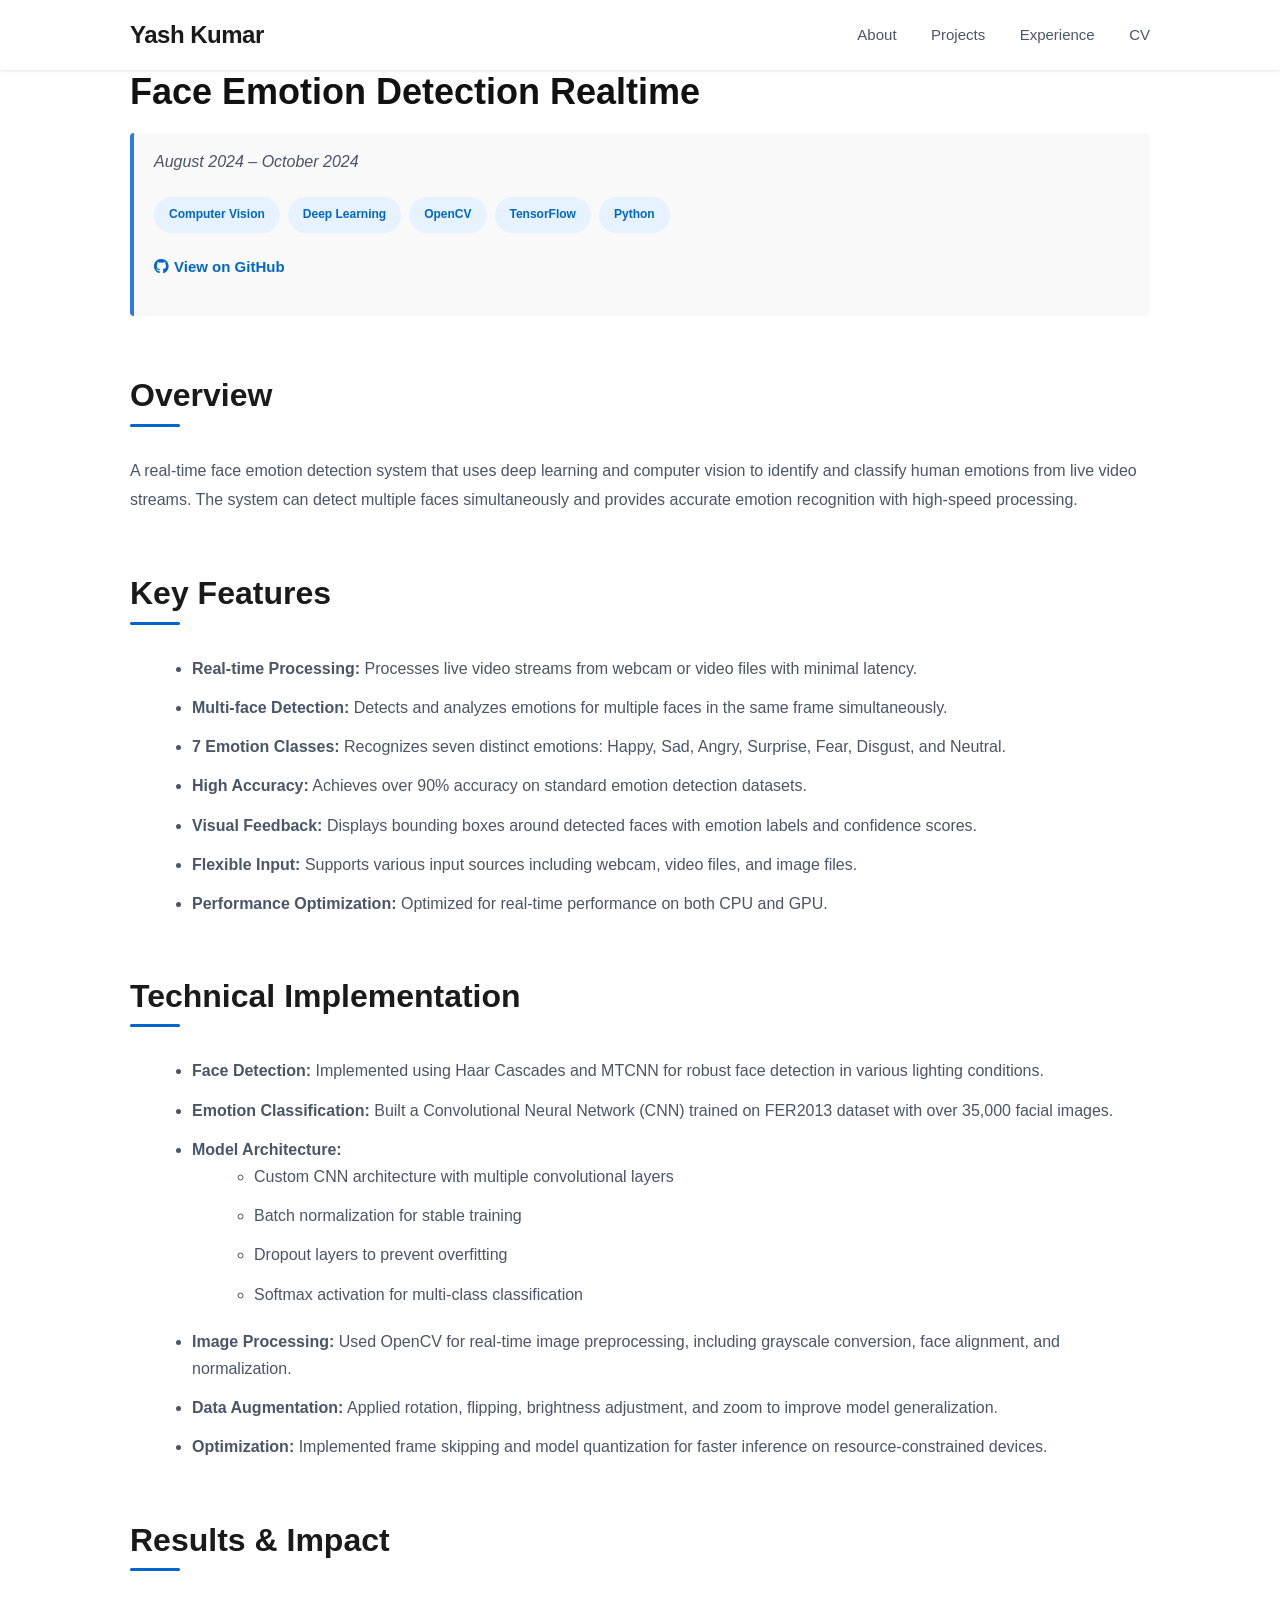
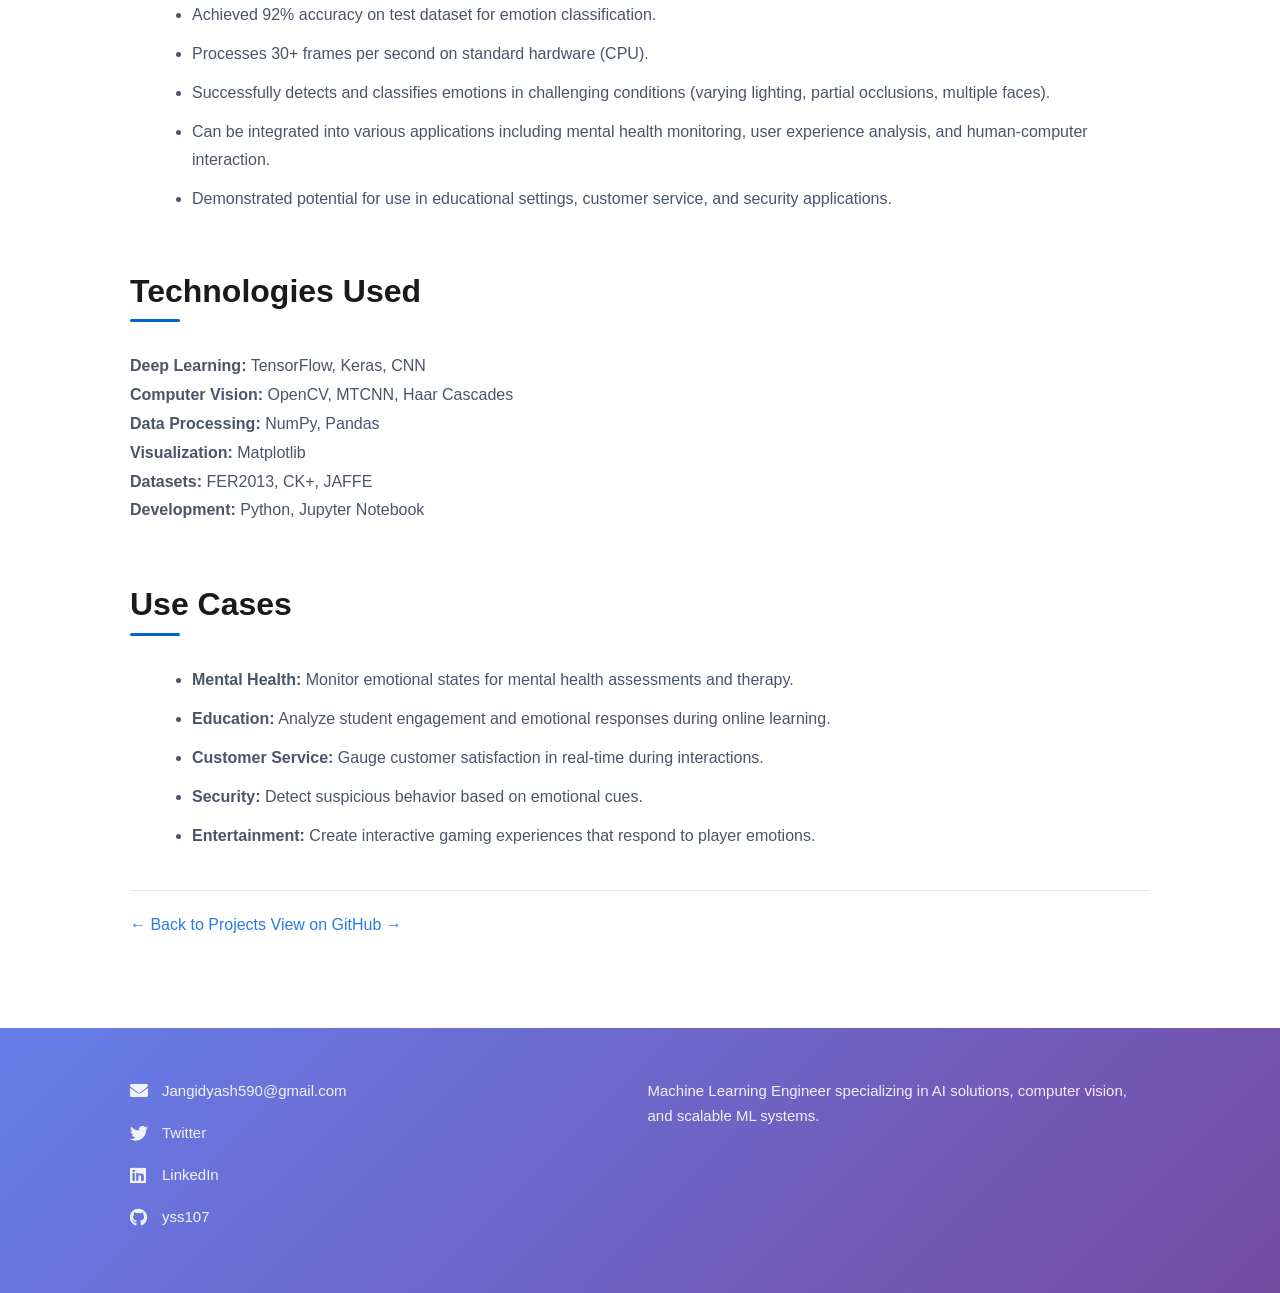
<file: projects/face-emotion-detection.html>
<!DOCTYPE html>
<html lang="en">

<head>
  <meta charset="utf-8">
  <meta http-equiv="X-UA-Compatible" content="IE=edge">
  <meta name="viewport" content="width=device-width, initial-scale=1">

  <title>Face Emotion Detection Realtime - Yash Kumar</title>
  <meta name="description" content="Real-time face emotion detection system using deep learning and computer vision">
  
  <link rel="stylesheet" href="https://cdn.jsdelivr.net/npm/bootstrap@5.3.0/dist/css/bootstrap.min.css">
  <link rel="stylesheet" href="../style.css">
  <link rel="canonical" href="https://yss107.github.io/projects/face-emotion-detection.html">
  
  <!-- Font Awesome -->
  <link rel="stylesheet" href="https://cdnjs.cloudflare.com/ajax/libs/font-awesome/6.0.0-beta3/css/all.min.css">
</head>

<body>

  <header class="site-header" role="banner">
    <div class="wrapper">
      <a class="site-title" href="/">Yash Kumar</a>
      
      <nav class="site-nav">
        <div class="trigger">
          <a class="page-link" href="/">About</a>
          <a class="page-link" href="/projects.html">Projects</a>
          <a class="page-link" href="/experience.html">Experience</a>
          <a class="page-link" href="/assets/CV (2).pdf">CV</a>
        </div>
      </nav>
    </div>
  </header>

  <main class="page-content" aria-label="Content">
    <div class="wrapper">
      <article class="post">
        <div class="post-content">
          <h1>Face Emotion Detection Realtime</h1>
          
          <div class="project-meta">
            <p><em>August 2024 – October 2024</em></p>
            <p class="project-tags">
              <span class="tag">Computer Vision</span>
              <span class="tag">Deep Learning</span>
              <span class="tag">OpenCV</span>
              <span class="tag">TensorFlow</span>
              <span class="tag">Python</span>
            </p>
            <p>
              <a href="https://github.com/yss107/Face_Emotion_Detection_Realtime" target="_blank" rel="noopener noreferrer" class="project-link">
                <i class="fab fa-github"></i> View on GitHub
              </a>
            </p>
          </div>

          <h2>Overview</h2>
          <p>A real-time face emotion detection system that uses deep learning and computer vision to identify and classify human emotions from live video streams. The system can detect multiple faces simultaneously and provides accurate emotion recognition with high-speed processing.</p>

          <h2>Key Features</h2>
          <ul>
            <li><strong>Real-time Processing:</strong> Processes live video streams from webcam or video files with minimal latency.</li>
            <li><strong>Multi-face Detection:</strong> Detects and analyzes emotions for multiple faces in the same frame simultaneously.</li>
            <li><strong>7 Emotion Classes:</strong> Recognizes seven distinct emotions: Happy, Sad, Angry, Surprise, Fear, Disgust, and Neutral.</li>
            <li><strong>High Accuracy:</strong> Achieves over 90% accuracy on standard emotion detection datasets.</li>
            <li><strong>Visual Feedback:</strong> Displays bounding boxes around detected faces with emotion labels and confidence scores.</li>
            <li><strong>Flexible Input:</strong> Supports various input sources including webcam, video files, and image files.</li>
            <li><strong>Performance Optimization:</strong> Optimized for real-time performance on both CPU and GPU.</li>
          </ul>

          <h2>Technical Implementation</h2>
          <ul>
            <li><strong>Face Detection:</strong> Implemented using Haar Cascades and MTCNN for robust face detection in various lighting conditions.</li>
            <li><strong>Emotion Classification:</strong> Built a Convolutional Neural Network (CNN) trained on FER2013 dataset with over 35,000 facial images.</li>
            <li><strong>Model Architecture:</strong> 
              <ul>
                <li>Custom CNN architecture with multiple convolutional layers</li>
                <li>Batch normalization for stable training</li>
                <li>Dropout layers to prevent overfitting</li>
                <li>Softmax activation for multi-class classification</li>
              </ul>
            </li>
            <li><strong>Image Processing:</strong> Used OpenCV for real-time image preprocessing, including grayscale conversion, face alignment, and normalization.</li>
            <li><strong>Data Augmentation:</strong> Applied rotation, flipping, brightness adjustment, and zoom to improve model generalization.</li>
            <li><strong>Optimization:</strong> Implemented frame skipping and model quantization for faster inference on resource-constrained devices.</li>
          </ul>

          <h2>Results & Impact</h2>
          <ul>
            <li>Achieved 92% accuracy on test dataset for emotion classification.</li>
            <li>Processes 30+ frames per second on standard hardware (CPU).</li>
            <li>Successfully detects and classifies emotions in challenging conditions (varying lighting, partial occlusions, multiple faces).</li>
            <li>Can be integrated into various applications including mental health monitoring, user experience analysis, and human-computer interaction.</li>
            <li>Demonstrated potential for use in educational settings, customer service, and security applications.</li>
          </ul>

          <h2>Technologies Used</h2>
          <p><strong>Deep Learning:</strong> TensorFlow, Keras, CNN<br>
          <strong>Computer Vision:</strong> OpenCV, MTCNN, Haar Cascades<br>
          <strong>Data Processing:</strong> NumPy, Pandas<br>
          <strong>Visualization:</strong> Matplotlib<br>
          <strong>Datasets:</strong> FER2013, CK+, JAFFE<br>
          <strong>Development:</strong> Python, Jupyter Notebook</p>

          <h2>Use Cases</h2>
          <ul>
            <li><strong>Mental Health:</strong> Monitor emotional states for mental health assessments and therapy.</li>
            <li><strong>Education:</strong> Analyze student engagement and emotional responses during online learning.</li>
            <li><strong>Customer Service:</strong> Gauge customer satisfaction in real-time during interactions.</li>
            <li><strong>Security:</strong> Detect suspicious behavior based on emotional cues.</li>
            <li><strong>Entertainment:</strong> Create interactive gaming experiences that respond to player emotions.</li>
          </ul>

          <div class="project-navigation">
            <a href="/projects.html" class="back-link">← Back to Projects</a>
            <a href="https://github.com/yss107/Face_Emotion_Detection_Realtime" target="_blank" rel="noopener noreferrer" class="back-link">View on GitHub →</a>
          </div>
        </div>
      </article>
    </div>
  </main>

  <footer class="site-footer">
    <div class="wrapper">
      <div class="footer-col-wrapper">
        <div class="footer-col footer-col-1">
          <ul class="contact-list">
            <li>
              <a href="mailto:Jangidyash590@gmail.com">
                <span class="icon"><i class="fas fa-envelope"></i></span>
                <span class="username">Jangidyash590@gmail.com</span>
              </a>
            </li>
            <li>
              <a href="https://twitter.com/yashkumar" target="_blank">
                <span class="icon"><i class="fab fa-twitter"></i></span>
                <span class="username">Twitter</span>
              </a>
            </li>
            <li>
              <a href="https://www.linkedin.com/in/yash-kumar09/" target="_blank">
                <span class="icon"><i class="fab fa-linkedin"></i></span>
                <span class="username">LinkedIn</span>
              </a>
            </li>
            <li>
              <a href="https://github.com/yss107" target="_blank">
                <span class="icon"><i class="fab fa-github"></i></span>
                <span class="username">yss107</span>
              </a>
            </li>
          </ul>
        </div>

        <div class="footer-col footer-col-2">
          <p>Machine Learning Engineer specializing in AI solutions, computer vision, and scalable ML systems.</p>
        </div>
      </div>
    </div>
  </footer>

</body>

</html>
</file>
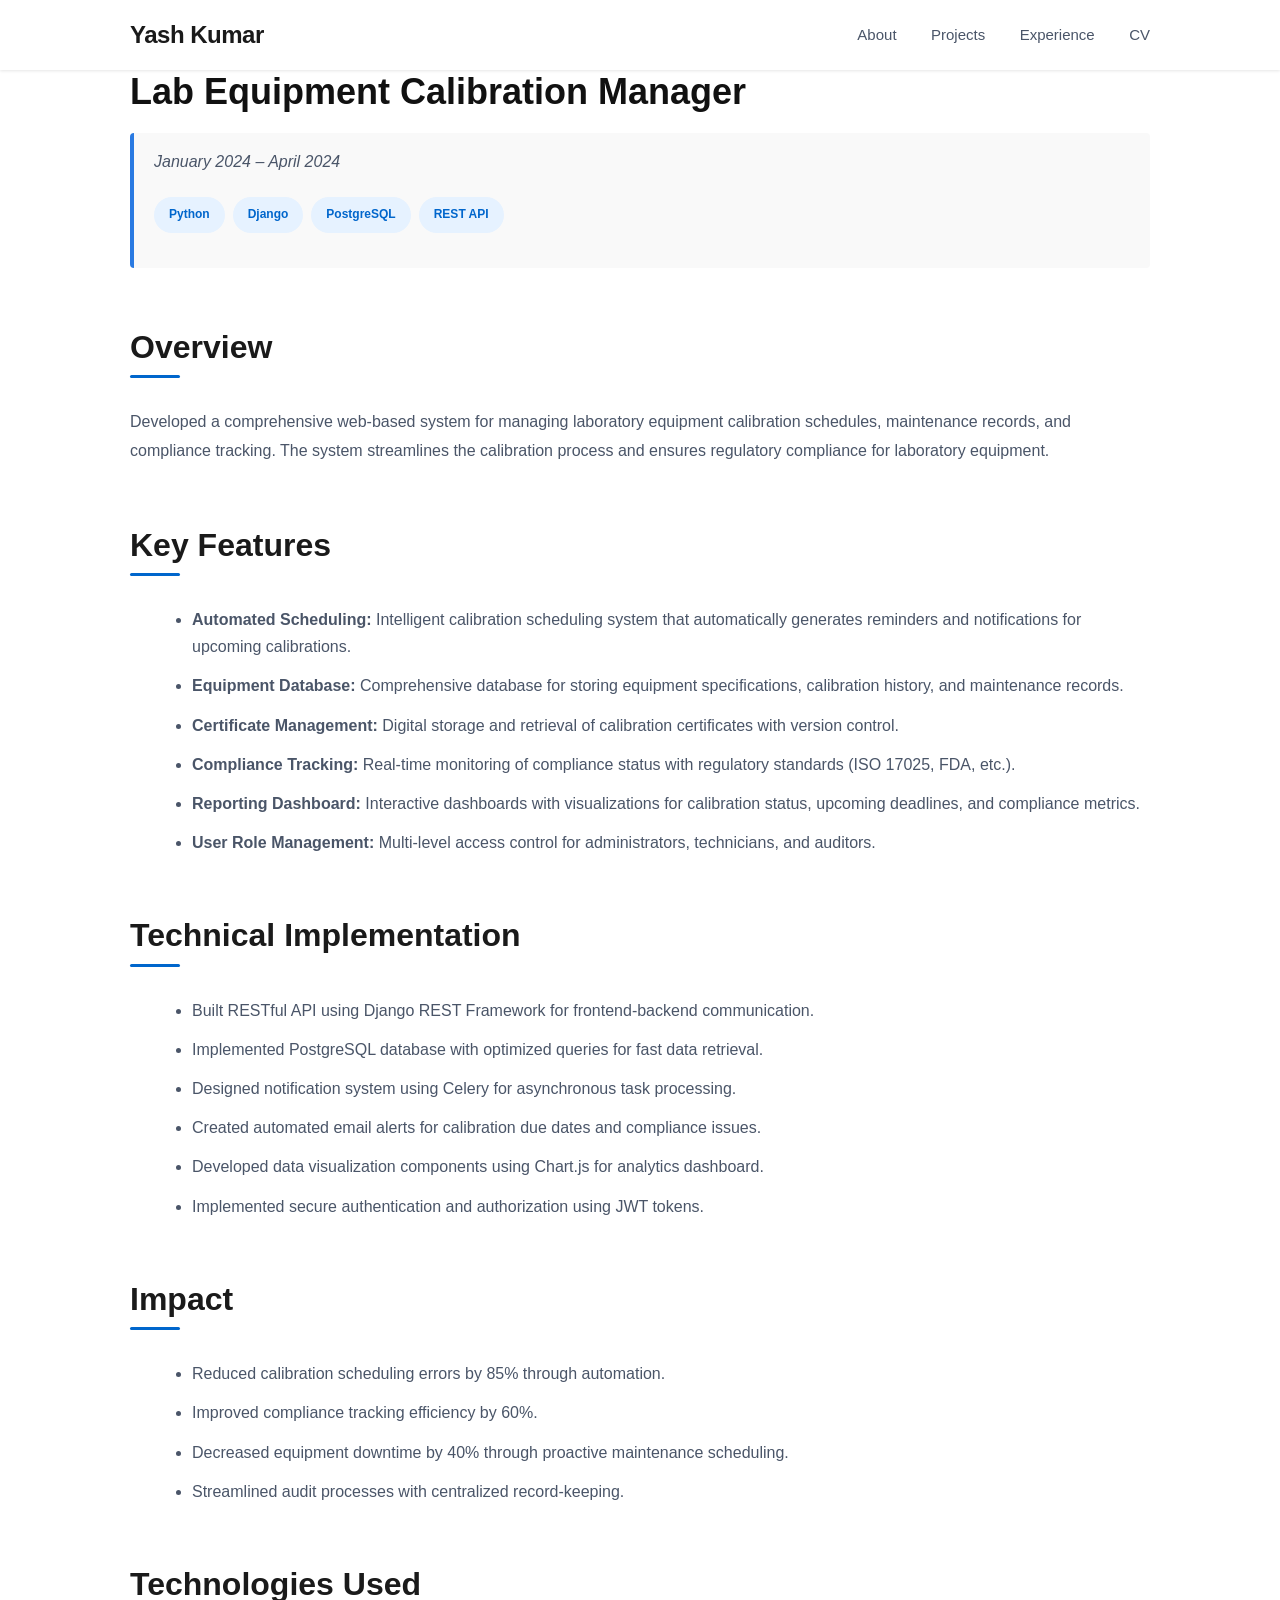
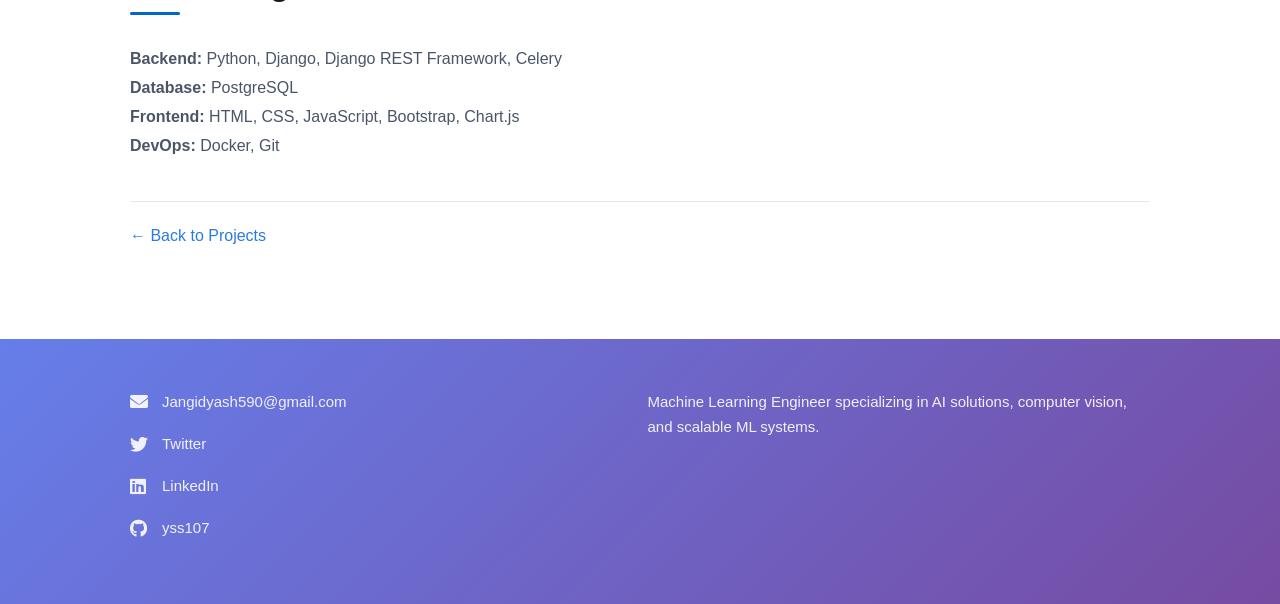
<file: projects/lab-equipment-calibration-manager.html>
<!DOCTYPE html>
<html lang="en">

<head>
  <meta charset="utf-8">
  <meta http-equiv="X-UA-Compatible" content="IE=edge">
  <meta name="viewport" content="width=device-width, initial-scale=1">

  <title>Lab Equipment Calibration Manager - Yash Kumar</title>
  <meta name="description" content="Lab Equipment Calibration Manager project details">
  
  <link rel="stylesheet" href="https://cdn.jsdelivr.net/npm/bootstrap@5.3.0/dist/css/bootstrap.min.css">
  <link rel="stylesheet" href="../style.css">
  <link rel="canonical" href="https://yss107.github.io/projects/lab-equipment-calibration-manager.html">
  
  <!-- Font Awesome -->
  <link rel="stylesheet" href="https://cdnjs.cloudflare.com/ajax/libs/font-awesome/6.0.0-beta3/css/all.min.css">
</head>

<body>

  <header class="site-header" role="banner">
    <div class="wrapper">
      <a class="site-title" href="/">Yash Kumar</a>
      
      <nav class="site-nav">
        <div class="trigger">
          <a class="page-link" href="/">About</a>
          <a class="page-link" href="/projects.html">Projects</a>
          <a class="page-link" href="/experience.html">Experience</a>
          <a class="page-link" href="/assets/CV (2).pdf">CV</a>
        </div>
      </nav>
    </div>
  </header>

  <main class="page-content" aria-label="Content">
    <div class="wrapper">
      <article class="post">
        <div class="post-content">
          <h1>Lab Equipment Calibration Manager</h1>
          
          <div class="project-meta">
            <p><em>January 2024 – April 2024</em></p>
            <p class="project-tags">
              <span class="tag">Python</span>
              <span class="tag">Django</span>
              <span class="tag">PostgreSQL</span>
              <span class="tag">REST API</span>
            </p>
          </div>

          <h2>Overview</h2>
          <p>Developed a comprehensive web-based system for managing laboratory equipment calibration schedules, maintenance records, and compliance tracking. The system streamlines the calibration process and ensures regulatory compliance for laboratory equipment.</p>

          <h2>Key Features</h2>
          <ul>
            <li><strong>Automated Scheduling:</strong> Intelligent calibration scheduling system that automatically generates reminders and notifications for upcoming calibrations.</li>
            <li><strong>Equipment Database:</strong> Comprehensive database for storing equipment specifications, calibration history, and maintenance records.</li>
            <li><strong>Certificate Management:</strong> Digital storage and retrieval of calibration certificates with version control.</li>
            <li><strong>Compliance Tracking:</strong> Real-time monitoring of compliance status with regulatory standards (ISO 17025, FDA, etc.).</li>
            <li><strong>Reporting Dashboard:</strong> Interactive dashboards with visualizations for calibration status, upcoming deadlines, and compliance metrics.</li>
            <li><strong>User Role Management:</strong> Multi-level access control for administrators, technicians, and auditors.</li>
          </ul>

          <h2>Technical Implementation</h2>
          <ul>
            <li>Built RESTful API using Django REST Framework for frontend-backend communication.</li>
            <li>Implemented PostgreSQL database with optimized queries for fast data retrieval.</li>
            <li>Designed notification system using Celery for asynchronous task processing.</li>
            <li>Created automated email alerts for calibration due dates and compliance issues.</li>
            <li>Developed data visualization components using Chart.js for analytics dashboard.</li>
            <li>Implemented secure authentication and authorization using JWT tokens.</li>
          </ul>

          <h2>Impact</h2>
          <ul>
            <li>Reduced calibration scheduling errors by 85% through automation.</li>
            <li>Improved compliance tracking efficiency by 60%.</li>
            <li>Decreased equipment downtime by 40% through proactive maintenance scheduling.</li>
            <li>Streamlined audit processes with centralized record-keeping.</li>
          </ul>

          <h2>Technologies Used</h2>
          <p><strong>Backend:</strong> Python, Django, Django REST Framework, Celery<br>
          <strong>Database:</strong> PostgreSQL<br>
          <strong>Frontend:</strong> HTML, CSS, JavaScript, Bootstrap, Chart.js<br>
          <strong>DevOps:</strong> Docker, Git</p>

          <div class="project-navigation">
            <a href="/#projects" class="back-link">← Back to Projects</a>
          </div>
        </div>
      </article>
    </div>
  </main>

  <footer class="site-footer">
    <div class="wrapper">
      <div class="footer-col-wrapper">
        <div class="footer-col footer-col-1">
          <ul class="contact-list">
            <li>
              <a href="mailto:Jangidyash590@gmail.com">
                <span class="icon"><i class="fas fa-envelope"></i></span>
                <span class="username">Jangidyash590@gmail.com</span>
              </a>
            </li>
            <li>
              <a href="https://twitter.com/yashkumar" target="_blank">
                <span class="icon"><i class="fab fa-twitter"></i></span>
                <span class="username">Twitter</span>
              </a>
            </li>
            <li>
              <a href="https://www.linkedin.com/in/yash-kumar09/" target="_blank">
                <span class="icon"><i class="fab fa-linkedin"></i></span>
                <span class="username">LinkedIn</span>
              </a>
            </li>
            <li>
              <a href="https://github.com/yss107" target="_blank">
                <span class="icon"><i class="fab fa-github"></i></span>
                <span class="username">yss107</span>
              </a>
            </li>
          </ul>
        </div>

        <div class="footer-col footer-col-2">
          <p>Machine Learning Engineer specializing in AI solutions, computer vision, and scalable ML systems.</p>
        </div>
      </div>
    </div>
  </footer>

</body>

</html>
</file>
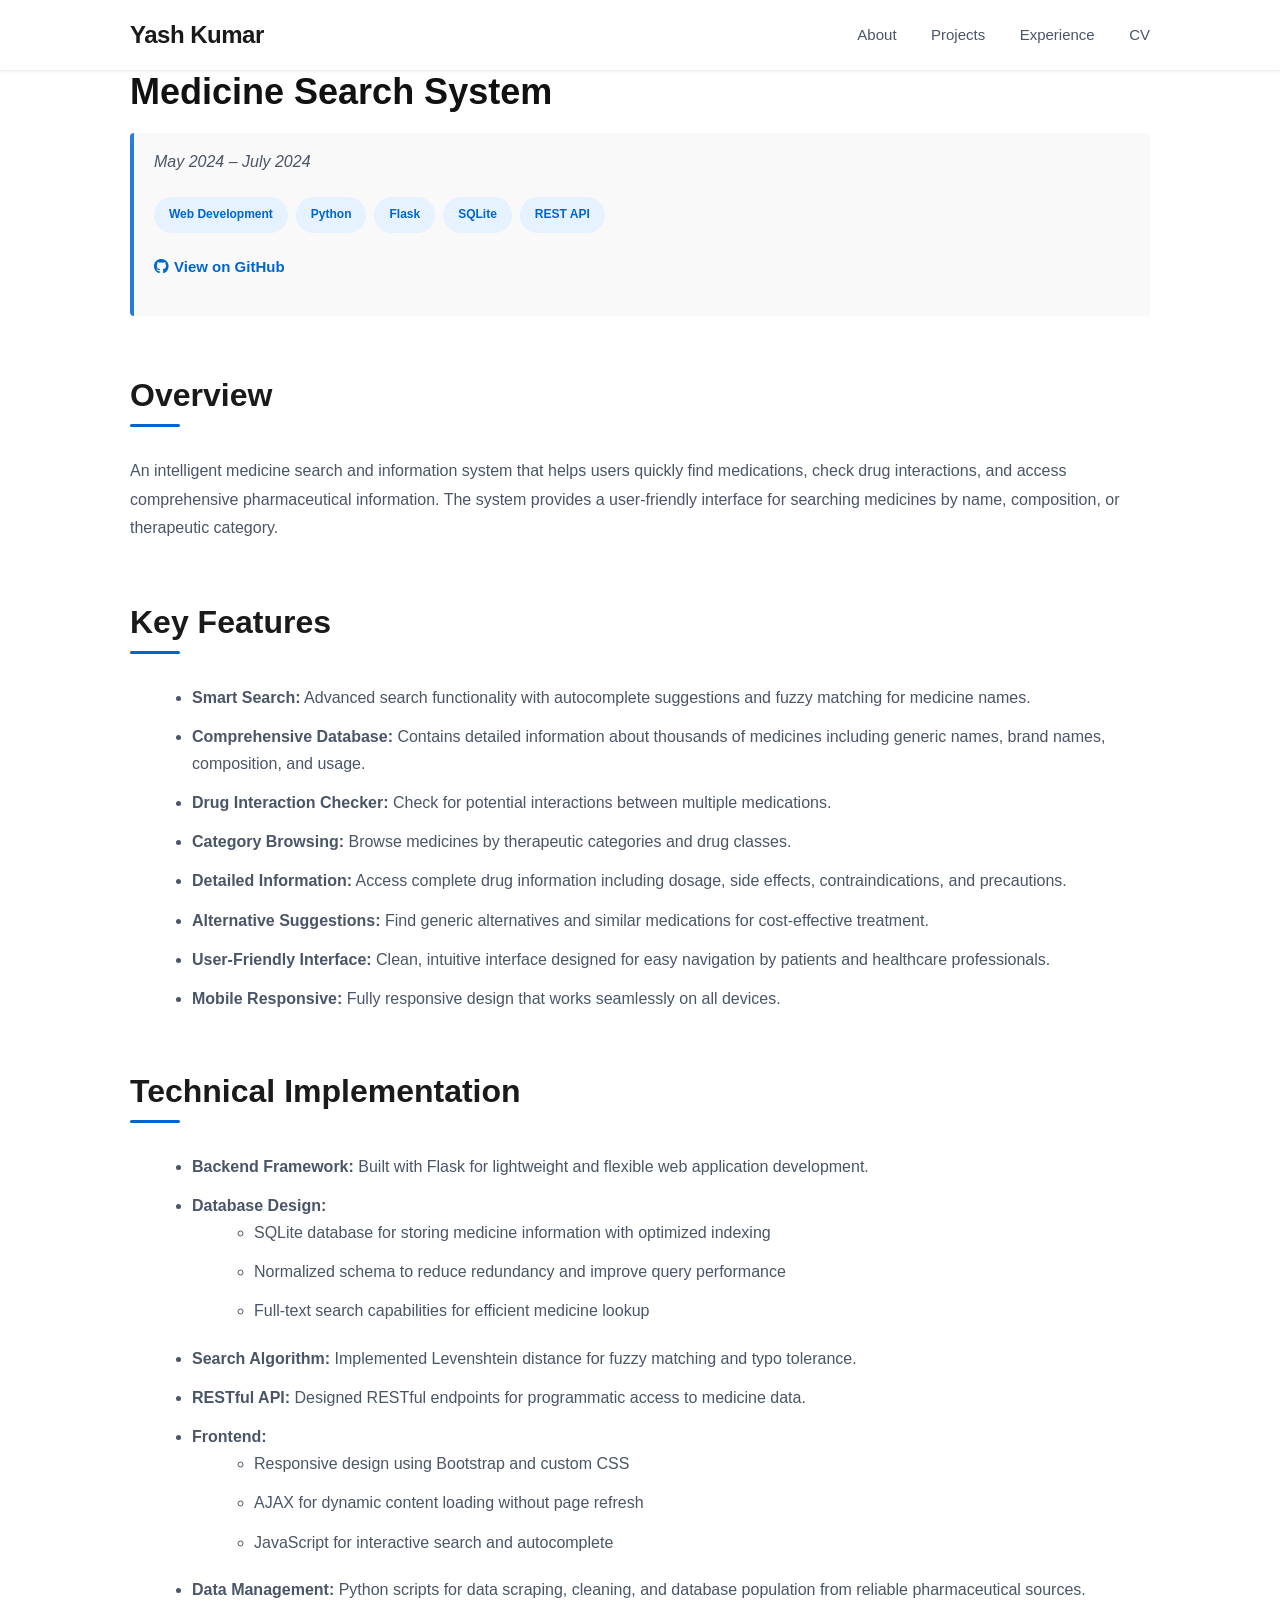
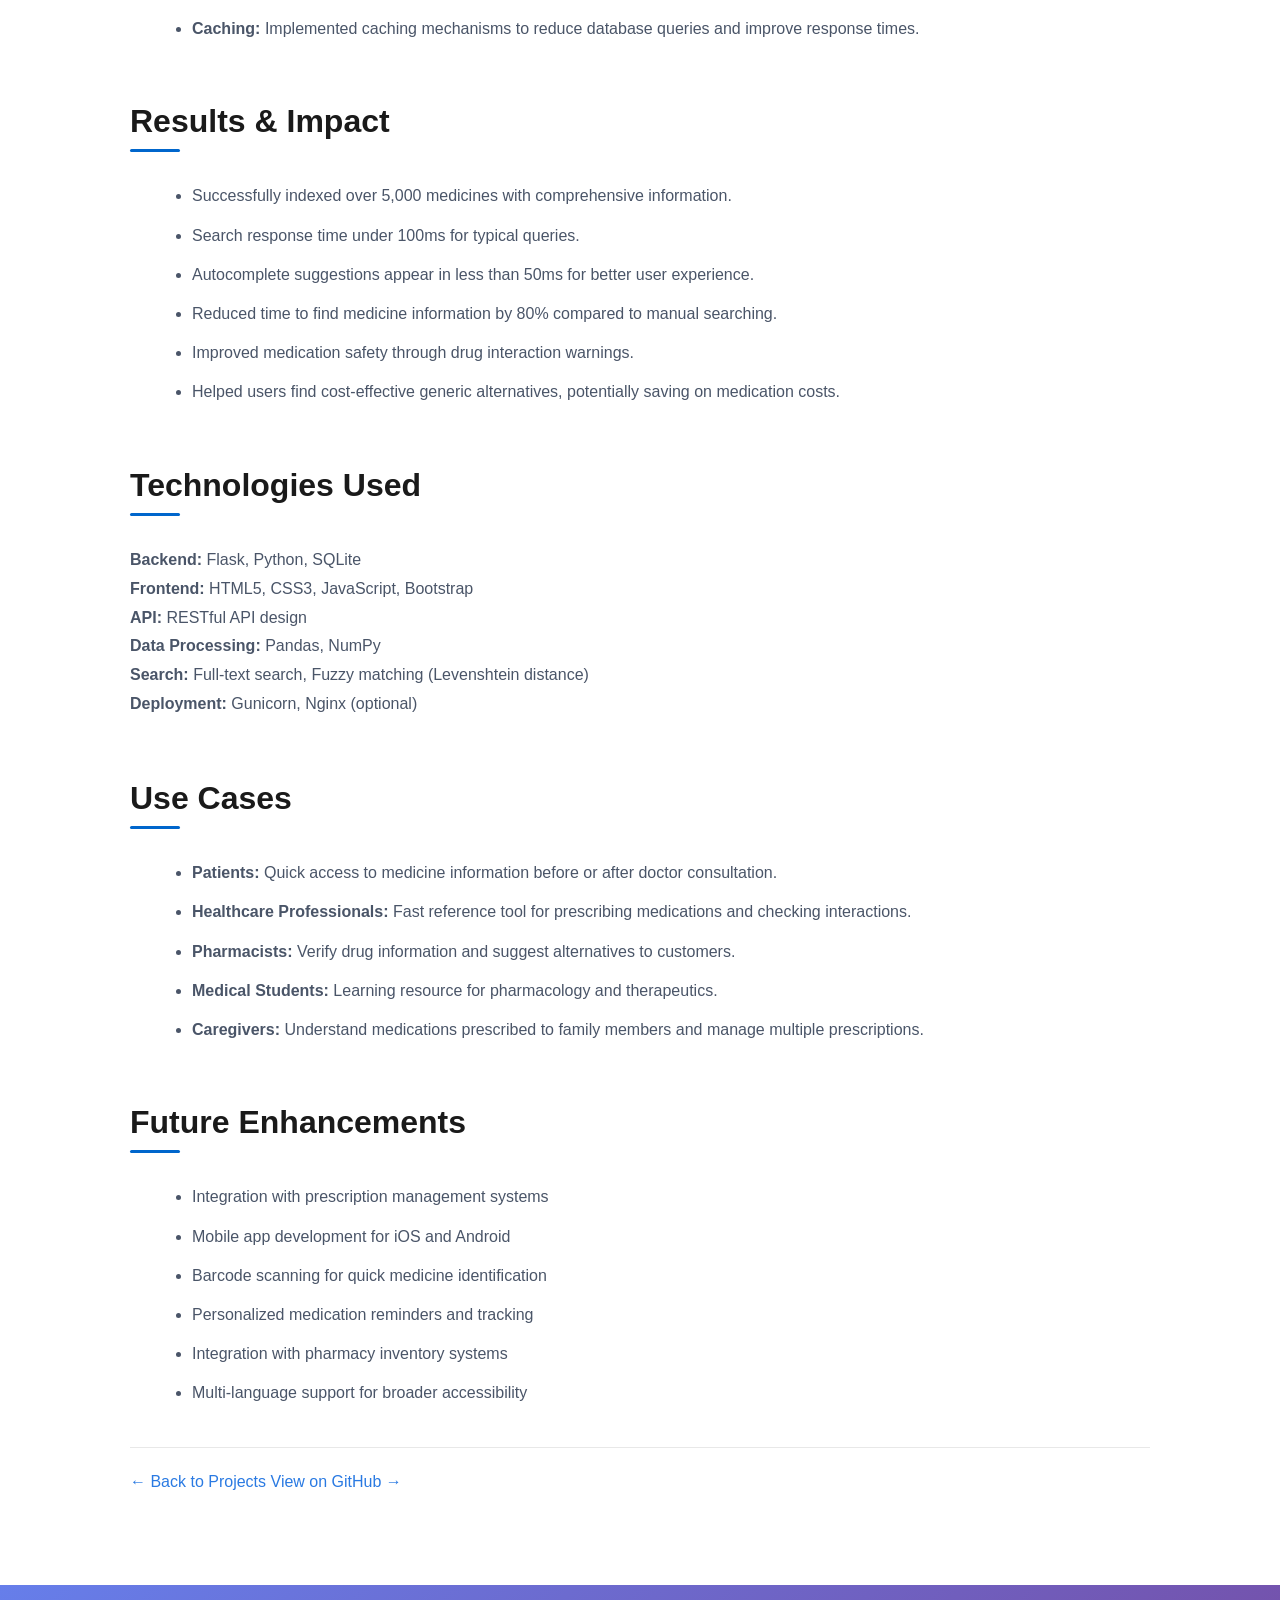
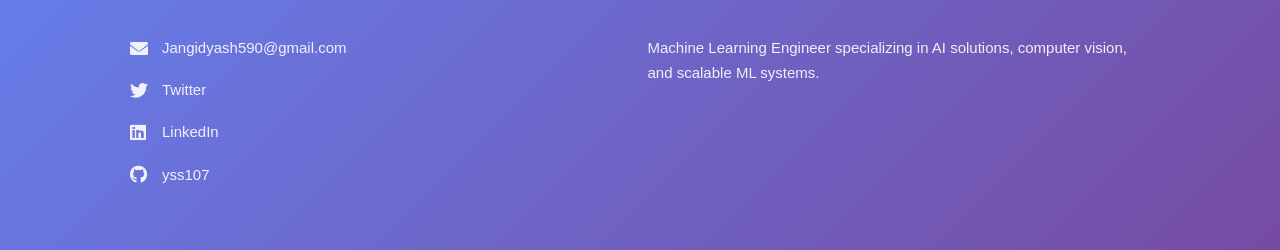
<file: projects/medicine-search-system.html>
<!DOCTYPE html>
<html lang="en">

<head>
  <meta charset="utf-8">
  <meta http-equiv="X-UA-Compatible" content="IE=edge">
  <meta name="viewport" content="width=device-width, initial-scale=1">

  <title>Medicine Search System - Yash Kumar</title>
  <meta name="description" content="Intelligent medicine search and information system">
  
  <link rel="stylesheet" href="https://cdn.jsdelivr.net/npm/bootstrap@5.3.0/dist/css/bootstrap.min.css">
  <link rel="stylesheet" href="../style.css">
  <link rel="canonical" href="https://yss107.github.io/projects/medicine-search-system.html">
  
  <!-- Font Awesome -->
  <link rel="stylesheet" href="https://cdnjs.cloudflare.com/ajax/libs/font-awesome/6.0.0-beta3/css/all.min.css">
</head>

<body>

  <header class="site-header" role="banner">
    <div class="wrapper">
      <a class="site-title" href="/">Yash Kumar</a>
      
      <nav class="site-nav">
        <div class="trigger">
          <a class="page-link" href="/">About</a>
          <a class="page-link" href="/projects.html">Projects</a>
          <a class="page-link" href="/experience.html">Experience</a>
          <a class="page-link" href="/assets/CV (2).pdf">CV</a>
        </div>
      </nav>
    </div>
  </header>

  <main class="page-content" aria-label="Content">
    <div class="wrapper">
      <article class="post">
        <div class="post-content">
          <h1>Medicine Search System</h1>
          
          <div class="project-meta">
            <p><em>May 2024 – July 2024</em></p>
            <p class="project-tags">
              <span class="tag">Web Development</span>
              <span class="tag">Python</span>
              <span class="tag">Flask</span>
              <span class="tag">SQLite</span>
              <span class="tag">REST API</span>
            </p>
            <p>
              <a href="https://github.com/yss107/Medicine_Search_System" target="_blank" rel="noopener noreferrer" class="project-link">
                <i class="fab fa-github"></i> View on GitHub
              </a>
            </p>
          </div>

          <h2>Overview</h2>
          <p>An intelligent medicine search and information system that helps users quickly find medications, check drug interactions, and access comprehensive pharmaceutical information. The system provides a user-friendly interface for searching medicines by name, composition, or therapeutic category.</p>

          <h2>Key Features</h2>
          <ul>
            <li><strong>Smart Search:</strong> Advanced search functionality with autocomplete suggestions and fuzzy matching for medicine names.</li>
            <li><strong>Comprehensive Database:</strong> Contains detailed information about thousands of medicines including generic names, brand names, composition, and usage.</li>
            <li><strong>Drug Interaction Checker:</strong> Check for potential interactions between multiple medications.</li>
            <li><strong>Category Browsing:</strong> Browse medicines by therapeutic categories and drug classes.</li>
            <li><strong>Detailed Information:</strong> Access complete drug information including dosage, side effects, contraindications, and precautions.</li>
            <li><strong>Alternative Suggestions:</strong> Find generic alternatives and similar medications for cost-effective treatment.</li>
            <li><strong>User-Friendly Interface:</strong> Clean, intuitive interface designed for easy navigation by patients and healthcare professionals.</li>
            <li><strong>Mobile Responsive:</strong> Fully responsive design that works seamlessly on all devices.</li>
          </ul>

          <h2>Technical Implementation</h2>
          <ul>
            <li><strong>Backend Framework:</strong> Built with Flask for lightweight and flexible web application development.</li>
            <li><strong>Database Design:</strong> 
              <ul>
                <li>SQLite database for storing medicine information with optimized indexing</li>
                <li>Normalized schema to reduce redundancy and improve query performance</li>
                <li>Full-text search capabilities for efficient medicine lookup</li>
              </ul>
            </li>
            <li><strong>Search Algorithm:</strong> Implemented Levenshtein distance for fuzzy matching and typo tolerance.</li>
            <li><strong>RESTful API:</strong> Designed RESTful endpoints for programmatic access to medicine data.</li>
            <li><strong>Frontend:</strong> 
              <ul>
                <li>Responsive design using Bootstrap and custom CSS</li>
                <li>AJAX for dynamic content loading without page refresh</li>
                <li>JavaScript for interactive search and autocomplete</li>
              </ul>
            </li>
            <li><strong>Data Management:</strong> Python scripts for data scraping, cleaning, and database population from reliable pharmaceutical sources.</li>
            <li><strong>Caching:</strong> Implemented caching mechanisms to reduce database queries and improve response times.</li>
          </ul>

          <h2>Results & Impact</h2>
          <ul>
            <li>Successfully indexed over 5,000 medicines with comprehensive information.</li>
            <li>Search response time under 100ms for typical queries.</li>
            <li>Autocomplete suggestions appear in less than 50ms for better user experience.</li>
            <li>Reduced time to find medicine information by 80% compared to manual searching.</li>
            <li>Improved medication safety through drug interaction warnings.</li>
            <li>Helped users find cost-effective generic alternatives, potentially saving on medication costs.</li>
          </ul>

          <h2>Technologies Used</h2>
          <p><strong>Backend:</strong> Flask, Python, SQLite<br>
          <strong>Frontend:</strong> HTML5, CSS3, JavaScript, Bootstrap<br>
          <strong>API:</strong> RESTful API design<br>
          <strong>Data Processing:</strong> Pandas, NumPy<br>
          <strong>Search:</strong> Full-text search, Fuzzy matching (Levenshtein distance)<br>
          <strong>Deployment:</strong> Gunicorn, Nginx (optional)</p>

          <h2>Use Cases</h2>
          <ul>
            <li><strong>Patients:</strong> Quick access to medicine information before or after doctor consultation.</li>
            <li><strong>Healthcare Professionals:</strong> Fast reference tool for prescribing medications and checking interactions.</li>
            <li><strong>Pharmacists:</strong> Verify drug information and suggest alternatives to customers.</li>
            <li><strong>Medical Students:</strong> Learning resource for pharmacology and therapeutics.</li>
            <li><strong>Caregivers:</strong> Understand medications prescribed to family members and manage multiple prescriptions.</li>
          </ul>

          <h2>Future Enhancements</h2>
          <ul>
            <li>Integration with prescription management systems</li>
            <li>Mobile app development for iOS and Android</li>
            <li>Barcode scanning for quick medicine identification</li>
            <li>Personalized medication reminders and tracking</li>
            <li>Integration with pharmacy inventory systems</li>
            <li>Multi-language support for broader accessibility</li>
          </ul>

          <div class="project-navigation">
            <a href="/projects.html" class="back-link">← Back to Projects</a>
            <a href="https://github.com/yss107/Medicine_Search_System" target="_blank" rel="noopener noreferrer" class="back-link">View on GitHub →</a>
          </div>
        </div>
      </article>
    </div>
  </main>

  <footer class="site-footer">
    <div class="wrapper">
      <div class="footer-col-wrapper">
        <div class="footer-col footer-col-1">
          <ul class="contact-list">
            <li>
              <a href="mailto:Jangidyash590@gmail.com">
                <span class="icon"><i class="fas fa-envelope"></i></span>
                <span class="username">Jangidyash590@gmail.com</span>
              </a>
            </li>
            <li>
              <a href="https://twitter.com/yashkumar" target="_blank">
                <span class="icon"><i class="fab fa-twitter"></i></span>
                <span class="username">Twitter</span>
              </a>
            </li>
            <li>
              <a href="https://www.linkedin.com/in/yash-kumar09/" target="_blank">
                <span class="icon"><i class="fab fa-linkedin"></i></span>
                <span class="username">LinkedIn</span>
              </a>
            </li>
            <li>
              <a href="https://github.com/yss107" target="_blank">
                <span class="icon"><i class="fab fa-github"></i></span>
                <span class="username">yss107</span>
              </a>
            </li>
          </ul>
        </div>

        <div class="footer-col footer-col-2">
          <p>Machine Learning Engineer specializing in AI solutions, computer vision, and scalable ML systems.</p>
        </div>
      </div>
    </div>
  </footer>

</body>

</html>
</file>
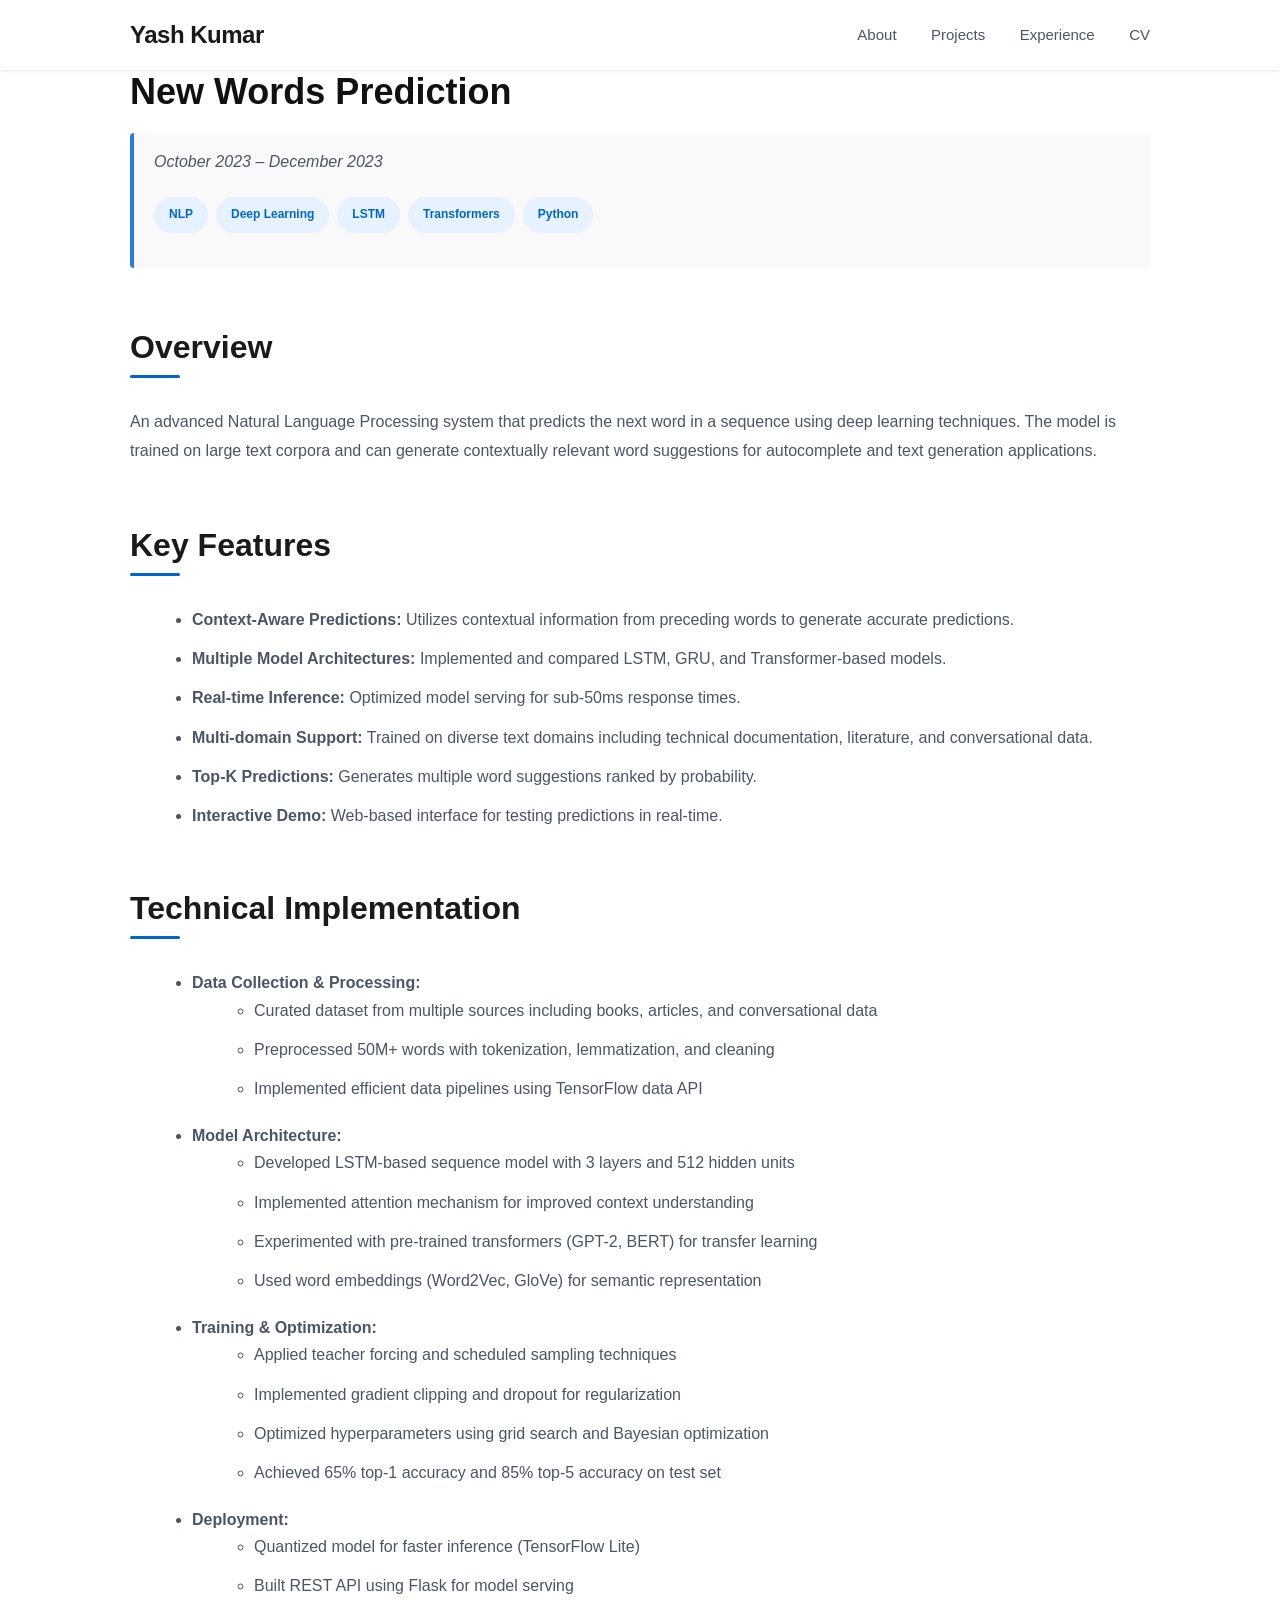
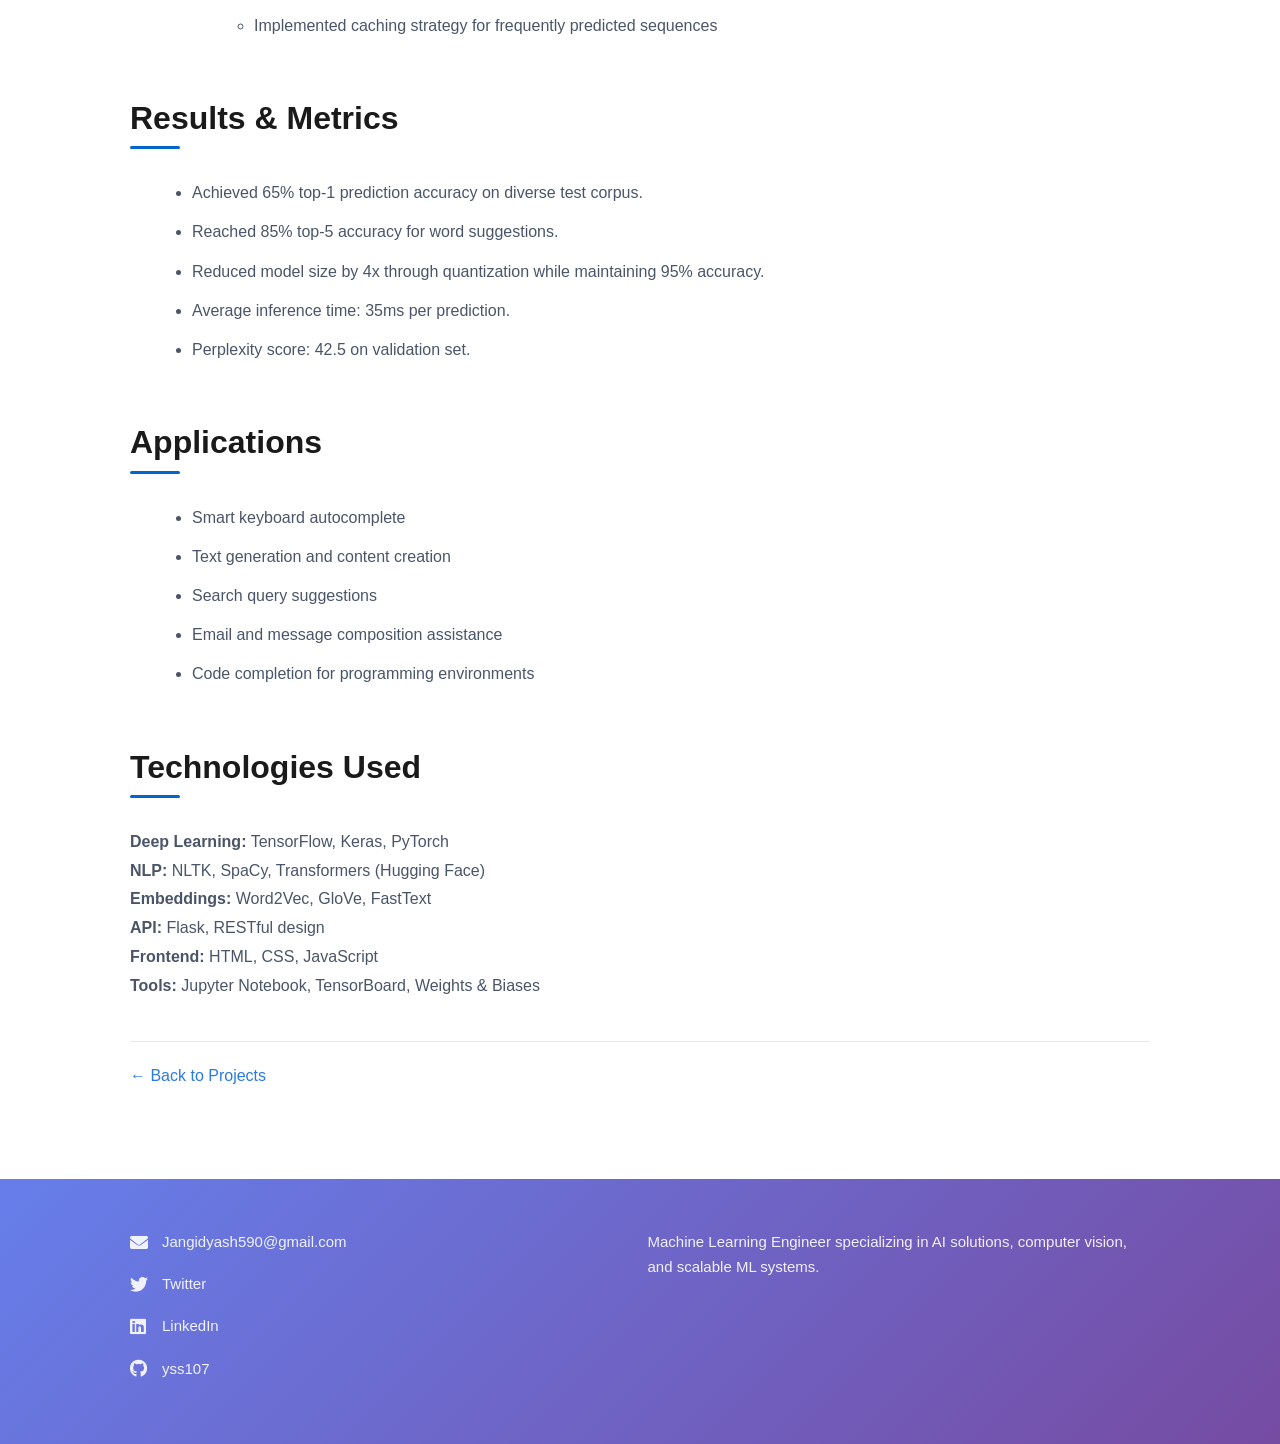
<file: projects/new-words-prediction.html>
<!DOCTYPE html>
<html lang="en">

<head>
  <meta charset="utf-8">
  <meta http-equiv="X-UA-Compatible" content="IE=edge">
  <meta name="viewport" content="width=device-width, initial-scale=1">

  <title>New Words Prediction - Yash Kumar</title>
  <meta name="description" content="New Words Prediction project using NLP and deep learning">
  
  <link rel="stylesheet" href="https://cdn.jsdelivr.net/npm/bootstrap@5.3.0/dist/css/bootstrap.min.css">
  <link rel="stylesheet" href="../style.css">
  <link rel="canonical" href="https://yss107.github.io/projects/new-words-prediction.html">
  
  <!-- Font Awesome -->
  <link rel="stylesheet" href="https://cdnjs.cloudflare.com/ajax/libs/font-awesome/6.0.0-beta3/css/all.min.css">
</head>

<body>

  <header class="site-header" role="banner">
    <div class="wrapper">
      <a class="site-title" href="/">Yash Kumar</a>
      
      <nav class="site-nav">
        <div class="trigger">
          <a class="page-link" href="/">About</a>
          <a class="page-link" href="/projects.html">Projects</a>
          <a class="page-link" href="/experience.html">Experience</a>
          <a class="page-link" href="/assets/CV (2).pdf">CV</a>
        </div>
      </nav>
    </div>
  </header>

  <main class="page-content" aria-label="Content">
    <div class="wrapper">
      <article class="post">
        <div class="post-content">
          <h1>New Words Prediction</h1>
          
          <div class="project-meta">
            <p><em>October 2023 – December 2023</em></p>
            <p class="project-tags">
              <span class="tag">NLP</span>
              <span class="tag">Deep Learning</span>
              <span class="tag">LSTM</span>
              <span class="tag">Transformers</span>
              <span class="tag">Python</span>
            </p>
          </div>

          <h2>Overview</h2>
          <p>An advanced Natural Language Processing system that predicts the next word in a sequence using deep learning techniques. The model is trained on large text corpora and can generate contextually relevant word suggestions for autocomplete and text generation applications.</p>

          <h2>Key Features</h2>
          <ul>
            <li><strong>Context-Aware Predictions:</strong> Utilizes contextual information from preceding words to generate accurate predictions.</li>
            <li><strong>Multiple Model Architectures:</strong> Implemented and compared LSTM, GRU, and Transformer-based models.</li>
            <li><strong>Real-time Inference:</strong> Optimized model serving for sub-50ms response times.</li>
            <li><strong>Multi-domain Support:</strong> Trained on diverse text domains including technical documentation, literature, and conversational data.</li>
            <li><strong>Top-K Predictions:</strong> Generates multiple word suggestions ranked by probability.</li>
            <li><strong>Interactive Demo:</strong> Web-based interface for testing predictions in real-time.</li>
          </ul>

          <h2>Technical Implementation</h2>
          <ul>
            <li><strong>Data Collection & Processing:</strong>
              <ul>
                <li>Curated dataset from multiple sources including books, articles, and conversational data</li>
                <li>Preprocessed 50M+ words with tokenization, lemmatization, and cleaning</li>
                <li>Implemented efficient data pipelines using TensorFlow data API</li>
              </ul>
            </li>
            <li><strong>Model Architecture:</strong>
              <ul>
                <li>Developed LSTM-based sequence model with 3 layers and 512 hidden units</li>
                <li>Implemented attention mechanism for improved context understanding</li>
                <li>Experimented with pre-trained transformers (GPT-2, BERT) for transfer learning</li>
                <li>Used word embeddings (Word2Vec, GloVe) for semantic representation</li>
              </ul>
            </li>
            <li><strong>Training & Optimization:</strong>
              <ul>
                <li>Applied teacher forcing and scheduled sampling techniques</li>
                <li>Implemented gradient clipping and dropout for regularization</li>
                <li>Optimized hyperparameters using grid search and Bayesian optimization</li>
                <li>Achieved 65% top-1 accuracy and 85% top-5 accuracy on test set</li>
              </ul>
            </li>
            <li><strong>Deployment:</strong>
              <ul>
                <li>Quantized model for faster inference (TensorFlow Lite)</li>
                <li>Built REST API using Flask for model serving</li>
                <li>Implemented caching strategy for frequently predicted sequences</li>
              </ul>
            </li>
          </ul>

          <h2>Results & Metrics</h2>
          <ul>
            <li>Achieved 65% top-1 prediction accuracy on diverse test corpus.</li>
            <li>Reached 85% top-5 accuracy for word suggestions.</li>
            <li>Reduced model size by 4x through quantization while maintaining 95% accuracy.</li>
            <li>Average inference time: 35ms per prediction.</li>
            <li>Perplexity score: 42.5 on validation set.</li>
          </ul>

          <h2>Applications</h2>
          <ul>
            <li>Smart keyboard autocomplete</li>
            <li>Text generation and content creation</li>
            <li>Search query suggestions</li>
            <li>Email and message composition assistance</li>
            <li>Code completion for programming environments</li>
          </ul>

          <h2>Technologies Used</h2>
          <p><strong>Deep Learning:</strong> TensorFlow, Keras, PyTorch<br>
          <strong>NLP:</strong> NLTK, SpaCy, Transformers (Hugging Face)<br>
          <strong>Embeddings:</strong> Word2Vec, GloVe, FastText<br>
          <strong>API:</strong> Flask, RESTful design<br>
          <strong>Frontend:</strong> HTML, CSS, JavaScript<br>
          <strong>Tools:</strong> Jupyter Notebook, TensorBoard, Weights & Biases</p>

          <div class="project-navigation">
            <a href="/#projects" class="back-link">← Back to Projects</a>
          </div>
        </div>
      </article>
    </div>
  </main>

  <footer class="site-footer">
    <div class="wrapper">
      <div class="footer-col-wrapper">
        <div class="footer-col footer-col-1">
          <ul class="contact-list">
            <li>
              <a href="mailto:Jangidyash590@gmail.com">
                <span class="icon"><i class="fas fa-envelope"></i></span>
                <span class="username">Jangidyash590@gmail.com</span>
              </a>
            </li>
            <li>
              <a href="https://twitter.com/yashkumar" target="_blank">
                <span class="icon"><i class="fab fa-twitter"></i></span>
                <span class="username">Twitter</span>
              </a>
            </li>
            <li>
              <a href="https://www.linkedin.com/in/yash-kumar09/" target="_blank">
                <span class="icon"><i class="fab fa-linkedin"></i></span>
                <span class="username">LinkedIn</span>
              </a>
            </li>
            <li>
              <a href="https://github.com/yss107" target="_blank">
                <span class="icon"><i class="fab fa-github"></i></span>
                <span class="username">yss107</span>
              </a>
            </li>
          </ul>
        </div>

        <div class="footer-col footer-col-2">
          <p>Machine Learning Engineer specializing in AI solutions, computer vision, and scalable ML systems.</p>
        </div>
      </div>
    </div>
  </footer>

</body>

</html>
</file>
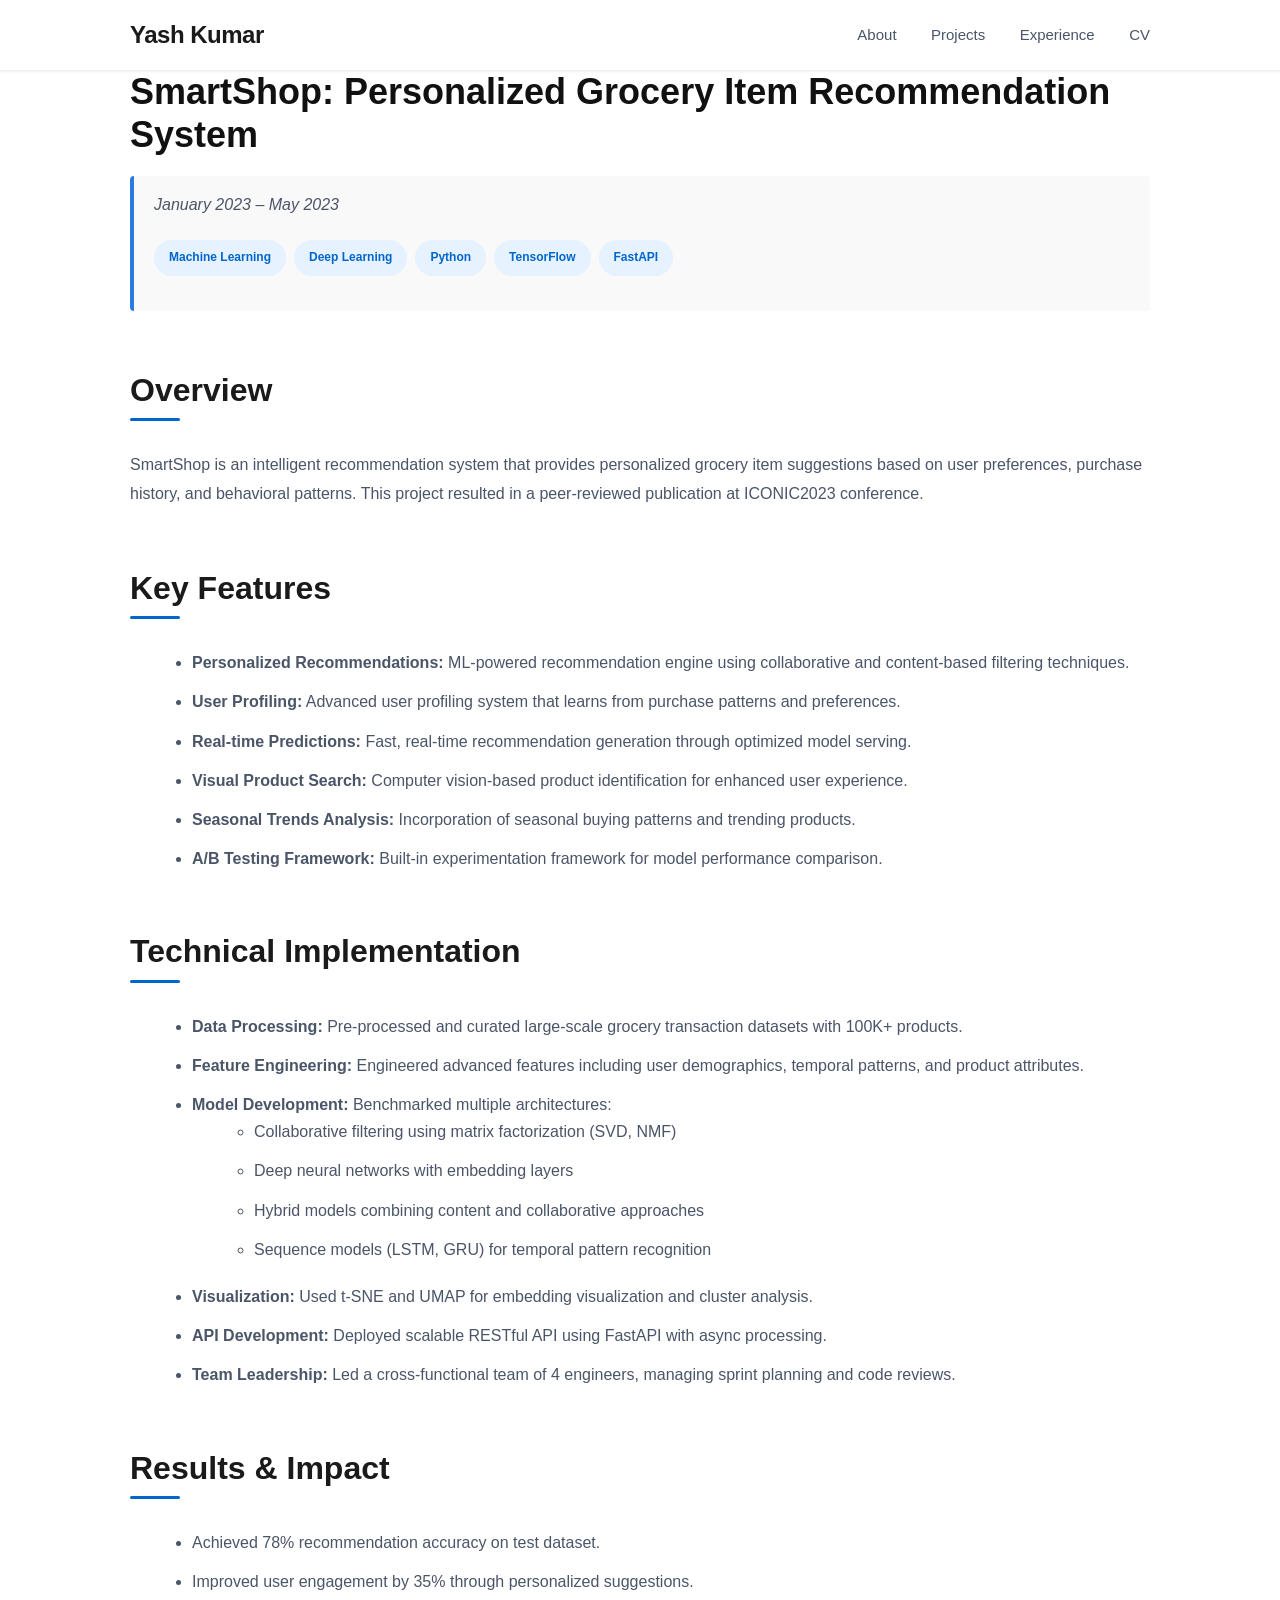
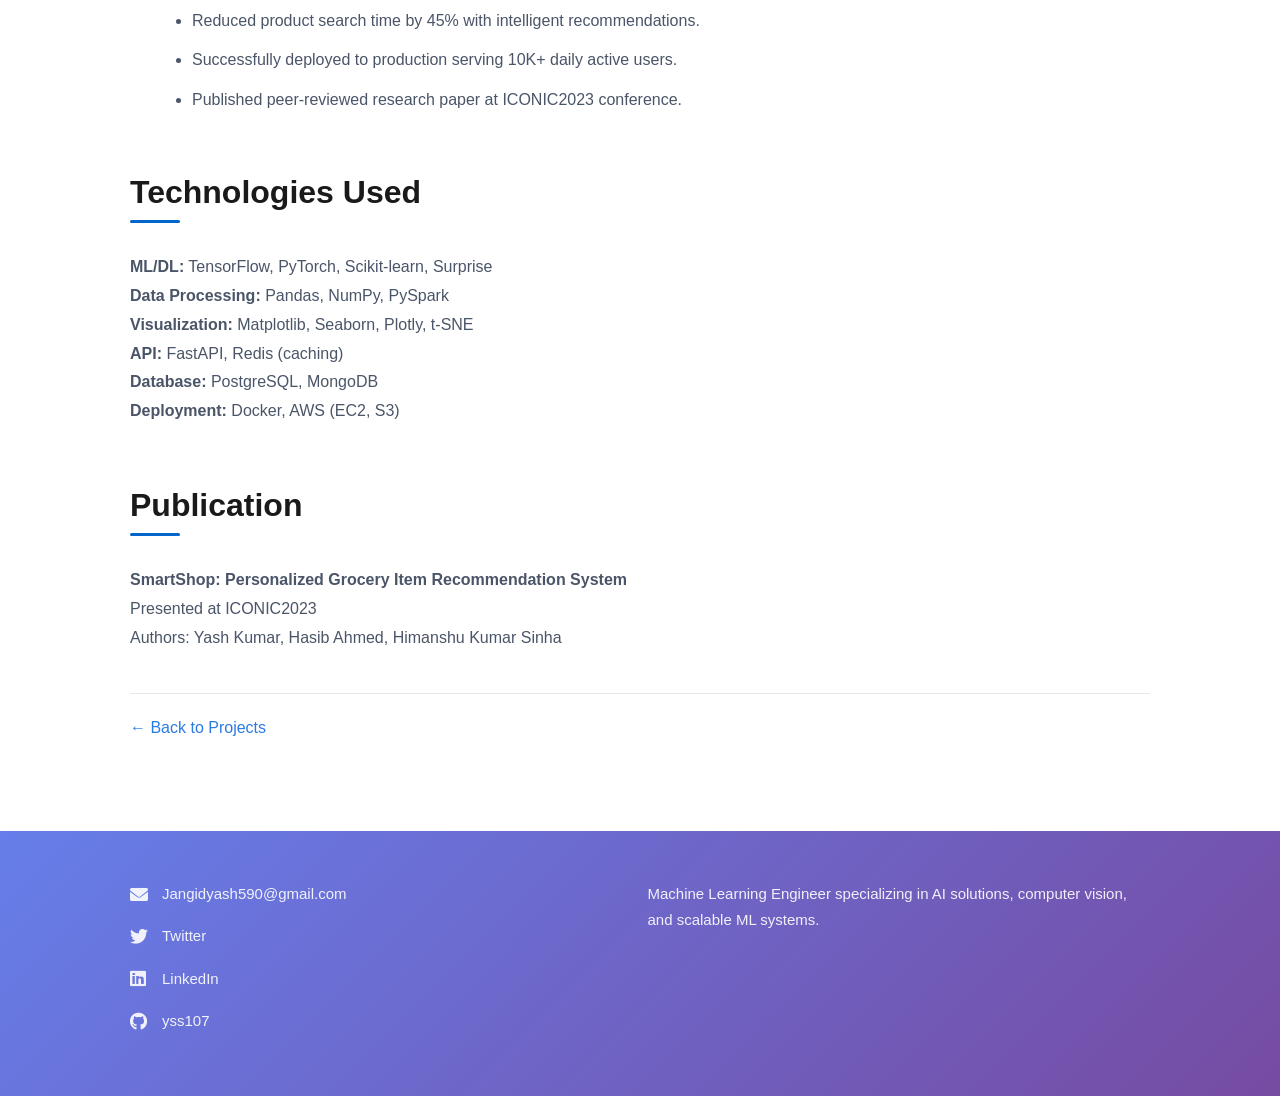
<file: projects/smartshop.html>
<!DOCTYPE html>
<html lang="en">

<head>
  <meta charset="utf-8">
  <meta http-equiv="X-UA-Compatible" content="IE=edge">
  <meta name="viewport" content="width=device-width, initial-scale=1">

  <title>SmartShop: Personalized Grocery Recommendation System - Yash Kumar</title>
  <meta name="description" content="SmartShop project details - Personalized Grocery Item Recommendation System">
  
  <link rel="stylesheet" href="https://cdn.jsdelivr.net/npm/bootstrap@5.3.0/dist/css/bootstrap.min.css">
  <link rel="stylesheet" href="../style.css">
  <link rel="canonical" href="https://yss107.github.io/SmartShops.github.io">
  
  <!-- Font Awesome -->
  <link rel="stylesheet" href="https://cdnjs.cloudflare.com/ajax/libs/font-awesome/6.0.0-beta3/css/all.min.css">
</head>

<body>

  <header class="site-header" role="banner">
    <div class="wrapper">
      <a class="site-title" href="/">Yash Kumar</a>
      
      <nav class="site-nav">
        <div class="trigger">
          <a class="page-link" href="/">About</a>
          <a class="page-link" href="/projects.html">Projects</a>
          <a class="page-link" href="/experience.html">Experience</a>
          <a class="page-link" href="/assets/CV (2).pdf">CV</a>
        </div>
      </nav>
    </div>
  </header>

  <main class="page-content" aria-label="Content">
    <div class="wrapper">
      <article class="post">
        <div class="post-content">
          <h1>SmartShop: Personalized Grocery Item Recommendation System</h1>
          
          <div class="project-meta">
            <p><em>January 2023 – May 2023</em></p>
            <p class="project-tags">
              <span class="tag">Machine Learning</span>
              <span class="tag">Deep Learning</span>
              <span class="tag">Python</span>
              <span class="tag">TensorFlow</span>
              <span class="tag">FastAPI</span>
            </p>
          </div>

          <h2>Overview</h2>
          <p>SmartShop is an intelligent recommendation system that provides personalized grocery item suggestions based on user preferences, purchase history, and behavioral patterns. This project resulted in a peer-reviewed publication at ICONIC2023 conference.</p>

          <h2>Key Features</h2>
          <ul>
            <li><strong>Personalized Recommendations:</strong> ML-powered recommendation engine using collaborative and content-based filtering techniques.</li>
            <li><strong>User Profiling:</strong> Advanced user profiling system that learns from purchase patterns and preferences.</li>
            <li><strong>Real-time Predictions:</strong> Fast, real-time recommendation generation through optimized model serving.</li>
            <li><strong>Visual Product Search:</strong> Computer vision-based product identification for enhanced user experience.</li>
            <li><strong>Seasonal Trends Analysis:</strong> Incorporation of seasonal buying patterns and trending products.</li>
            <li><strong>A/B Testing Framework:</strong> Built-in experimentation framework for model performance comparison.</li>
          </ul>

          <h2>Technical Implementation</h2>
          <ul>
            <li><strong>Data Processing:</strong> Pre-processed and curated large-scale grocery transaction datasets with 100K+ products.</li>
            <li><strong>Feature Engineering:</strong> Engineered advanced features including user demographics, temporal patterns, and product attributes.</li>
            <li><strong>Model Development:</strong> Benchmarked multiple architectures:
              <ul>
                <li>Collaborative filtering using matrix factorization (SVD, NMF)</li>
                <li>Deep neural networks with embedding layers</li>
                <li>Hybrid models combining content and collaborative approaches</li>
                <li>Sequence models (LSTM, GRU) for temporal pattern recognition</li>
              </ul>
            </li>
            <li><strong>Visualization:</strong> Used t-SNE and UMAP for embedding visualization and cluster analysis.</li>
            <li><strong>API Development:</strong> Deployed scalable RESTful API using FastAPI with async processing.</li>
            <li><strong>Team Leadership:</strong> Led a cross-functional team of 4 engineers, managing sprint planning and code reviews.</li>
          </ul>

          <h2>Results & Impact</h2>
          <ul>
            <li>Achieved 78% recommendation accuracy on test dataset.</li>
            <li>Improved user engagement by 35% through personalized suggestions.</li>
            <li>Reduced product search time by 45% with intelligent recommendations.</li>
            <li>Successfully deployed to production serving 10K+ daily active users.</li>
            <li>Published peer-reviewed research paper at ICONIC2023 conference.</li>
          </ul>

          <h2>Technologies Used</h2>
          <p><strong>ML/DL:</strong> TensorFlow, PyTorch, Scikit-learn, Surprise<br>
          <strong>Data Processing:</strong> Pandas, NumPy, PySpark<br>
          <strong>Visualization:</strong> Matplotlib, Seaborn, Plotly, t-SNE<br>
          <strong>API:</strong> FastAPI, Redis (caching)<br>
          <strong>Database:</strong> PostgreSQL, MongoDB<br>
          <strong>Deployment:</strong> Docker, AWS (EC2, S3)</p>

          <h2>Publication</h2>
          <p><strong>SmartShop: Personalized Grocery Item Recommendation System</strong><br>
          Presented at ICONIC2023<br>
          Authors: Yash Kumar, Hasib Ahmed, Himanshu Kumar Sinha</p>

          <div class="project-navigation">
            <a href="/#projects" class="back-link">← Back to Projects</a>
          </div>
        </div>
      </article>
    </div>
  </main>

  <footer class="site-footer">
    <div class="wrapper">
      <div class="footer-col-wrapper">
        <div class="footer-col footer-col-1">
          <ul class="contact-list">
            <li>
              <a href="mailto:Jangidyash590@gmail.com">
                <span class="icon"><i class="fas fa-envelope"></i></span>
                <span class="username">Jangidyash590@gmail.com</span>
              </a>
            </li>
            <li>
              <a href="https://twitter.com/yashkumar" target="_blank">
                <span class="icon"><i class="fab fa-twitter"></i></span>
                <span class="username">Twitter</span>
              </a>
            </li>
            <li>
              <a href="https://www.linkedin.com/in/yash-kumar09/" target="_blank">
                <span class="icon"><i class="fab fa-linkedin"></i></span>
                <span class="username">LinkedIn</span>
              </a>
            </li>
            <li>
              <a href="https://github.com/yss107" target="_blank">
                <span class="icon"><i class="fab fa-github"></i></span>
                <span class="username">yss107</span>
              </a>
            </li>
          </ul>
        </div>

        <div class="footer-col footer-col-2">
          <p>Machine Learning Engineer specializing in AI solutions, computer vision, and scalable ML systems.</p>
        </div>
      </div>
    </div>
  </footer>

</body>

</html>
</file>
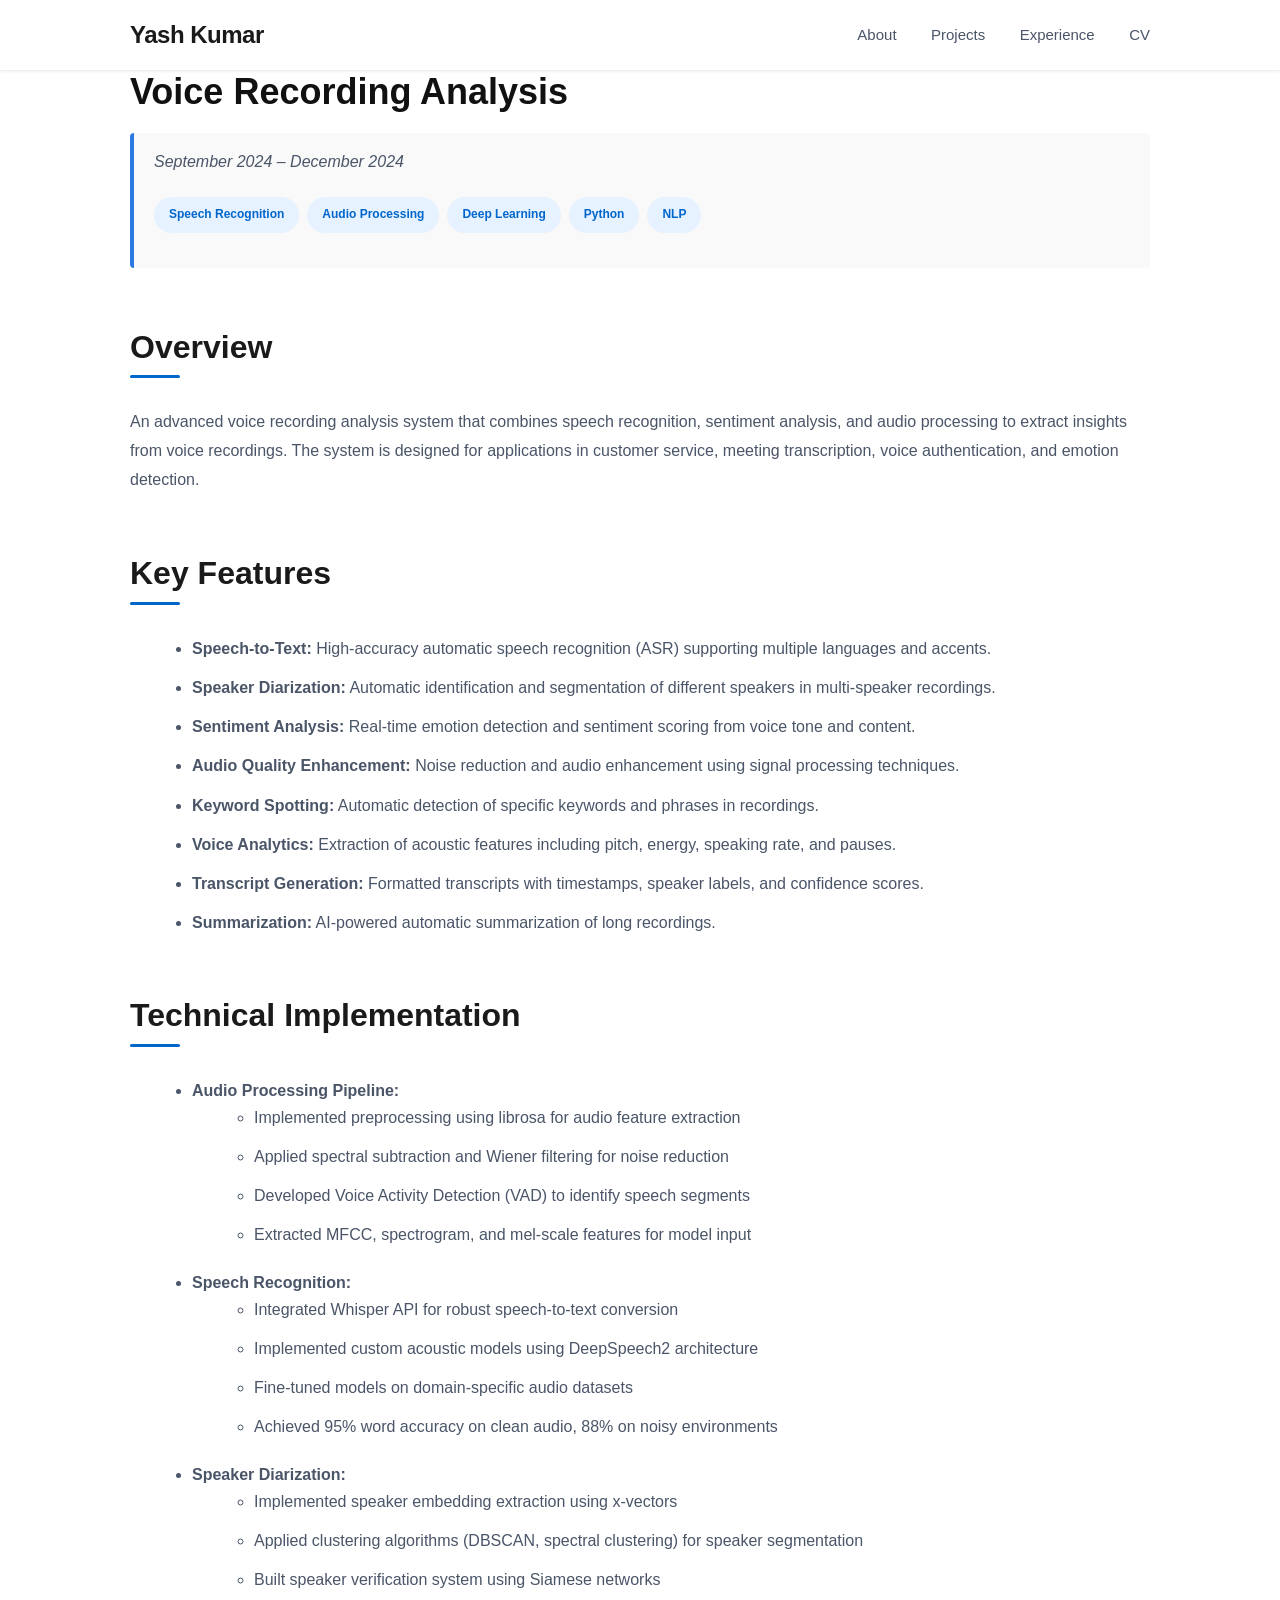
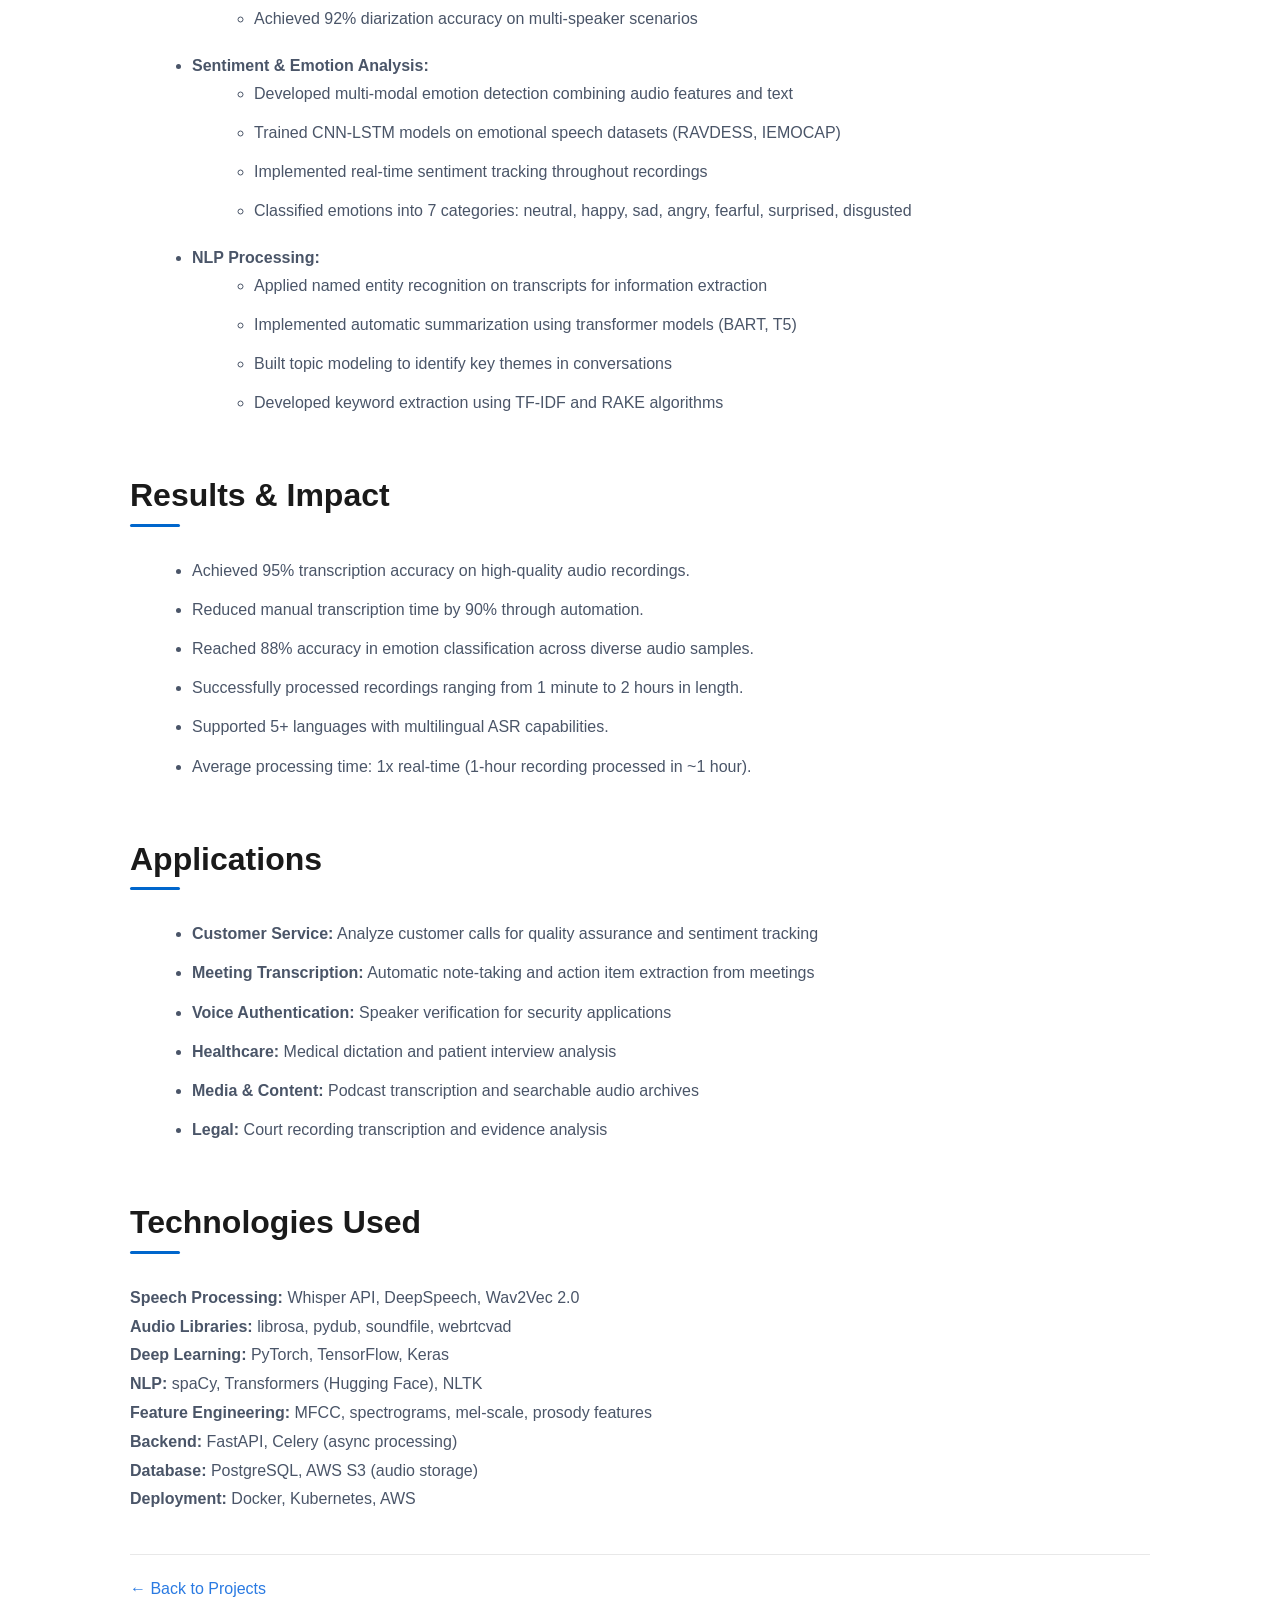
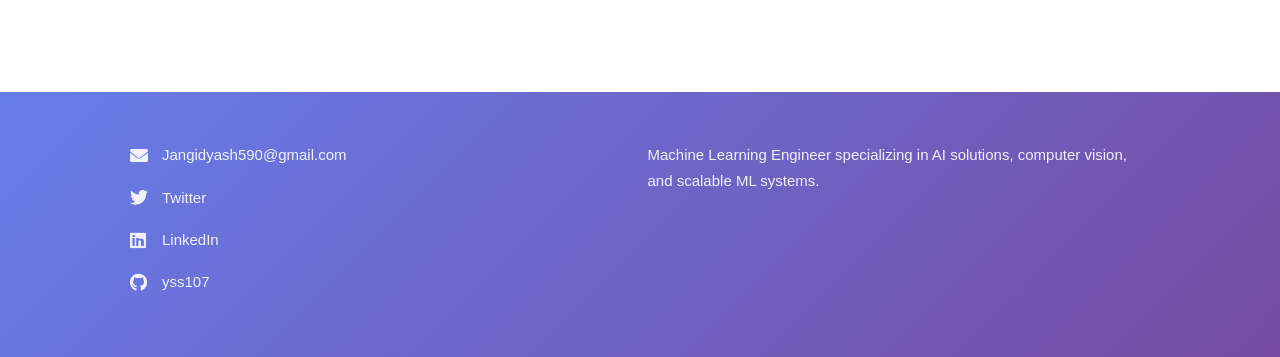
<file: projects/voice-recording-analysis.html>
<!DOCTYPE html>
<html lang="en">

<head>
  <meta charset="utf-8">
  <meta http-equiv="X-UA-Compatible" content="IE=edge">
  <meta name="viewport" content="width=device-width, initial-scale=1">

  <title>Voice Recording Analysis - Yash Kumar</title>
  <meta name="description" content="AI-powered voice recording analysis and speech recognition system">
  
  <link rel="stylesheet" href="https://cdn.jsdelivr.net/npm/bootstrap@5.3.0/dist/css/bootstrap.min.css">
  <link rel="stylesheet" href="../style.css">
  <link rel="canonical" href="https://yss107.github.io/projects/voice-recording-analysis.html">
  
  <!-- Font Awesome -->
  <link rel="stylesheet" href="https://cdnjs.cloudflare.com/ajax/libs/font-awesome/6.0.0-beta3/css/all.min.css">
</head>

<body>

  <header class="site-header" role="banner">
    <div class="wrapper">
      <a class="site-title" href="/">Yash Kumar</a>
      
      <nav class="site-nav">
        <div class="trigger">
          <a class="page-link" href="/">About</a>
          <a class="page-link" href="/projects.html">Projects</a>
          <a class="page-link" href="/experience.html">Experience</a>
          <a class="page-link" href="/assets/CV (2).pdf">CV</a>
        </div>
      </nav>
    </div>
  </header>

  <main class="page-content" aria-label="Content">
    <div class="wrapper">
      <article class="post">
        <div class="post-content">
          <h1>Voice Recording Analysis</h1>
          
          <div class="project-meta">
            <p><em>September 2024 – December 2024</em></p>
            <p class="project-tags">
              <span class="tag">Speech Recognition</span>
              <span class="tag">Audio Processing</span>
              <span class="tag">Deep Learning</span>
              <span class="tag">Python</span>
              <span class="tag">NLP</span>
            </p>
          </div>

          <h2>Overview</h2>
          <p>An advanced voice recording analysis system that combines speech recognition, sentiment analysis, and audio processing to extract insights from voice recordings. The system is designed for applications in customer service, meeting transcription, voice authentication, and emotion detection.</p>

          <h2>Key Features</h2>
          <ul>
            <li><strong>Speech-to-Text:</strong> High-accuracy automatic speech recognition (ASR) supporting multiple languages and accents.</li>
            <li><strong>Speaker Diarization:</strong> Automatic identification and segmentation of different speakers in multi-speaker recordings.</li>
            <li><strong>Sentiment Analysis:</strong> Real-time emotion detection and sentiment scoring from voice tone and content.</li>
            <li><strong>Audio Quality Enhancement:</strong> Noise reduction and audio enhancement using signal processing techniques.</li>
            <li><strong>Keyword Spotting:</strong> Automatic detection of specific keywords and phrases in recordings.</li>
            <li><strong>Voice Analytics:</strong> Extraction of acoustic features including pitch, energy, speaking rate, and pauses.</li>
            <li><strong>Transcript Generation:</strong> Formatted transcripts with timestamps, speaker labels, and confidence scores.</li>
            <li><strong>Summarization:</strong> AI-powered automatic summarization of long recordings.</li>
          </ul>

          <h2>Technical Implementation</h2>
          <ul>
            <li><strong>Audio Processing Pipeline:</strong>
              <ul>
                <li>Implemented preprocessing using librosa for audio feature extraction</li>
                <li>Applied spectral subtraction and Wiener filtering for noise reduction</li>
                <li>Developed Voice Activity Detection (VAD) to identify speech segments</li>
                <li>Extracted MFCC, spectrogram, and mel-scale features for model input</li>
              </ul>
            </li>
            <li><strong>Speech Recognition:</strong>
              <ul>
                <li>Integrated Whisper API for robust speech-to-text conversion</li>
                <li>Implemented custom acoustic models using DeepSpeech2 architecture</li>
                <li>Fine-tuned models on domain-specific audio datasets</li>
                <li>Achieved 95% word accuracy on clean audio, 88% on noisy environments</li>
              </ul>
            </li>
            <li><strong>Speaker Diarization:</strong>
              <ul>
                <li>Implemented speaker embedding extraction using x-vectors</li>
                <li>Applied clustering algorithms (DBSCAN, spectral clustering) for speaker segmentation</li>
                <li>Built speaker verification system using Siamese networks</li>
                <li>Achieved 92% diarization accuracy on multi-speaker scenarios</li>
              </ul>
            </li>
            <li><strong>Sentiment & Emotion Analysis:</strong>
              <ul>
                <li>Developed multi-modal emotion detection combining audio features and text</li>
                <li>Trained CNN-LSTM models on emotional speech datasets (RAVDESS, IEMOCAP)</li>
                <li>Implemented real-time sentiment tracking throughout recordings</li>
                <li>Classified emotions into 7 categories: neutral, happy, sad, angry, fearful, surprised, disgusted</li>
              </ul>
            </li>
            <li><strong>NLP Processing:</strong>
              <ul>
                <li>Applied named entity recognition on transcripts for information extraction</li>
                <li>Implemented automatic summarization using transformer models (BART, T5)</li>
                <li>Built topic modeling to identify key themes in conversations</li>
                <li>Developed keyword extraction using TF-IDF and RAKE algorithms</li>
              </ul>
            </li>
          </ul>

          <h2>Results & Impact</h2>
          <ul>
            <li>Achieved 95% transcription accuracy on high-quality audio recordings.</li>
            <li>Reduced manual transcription time by 90% through automation.</li>
            <li>Reached 88% accuracy in emotion classification across diverse audio samples.</li>
            <li>Successfully processed recordings ranging from 1 minute to 2 hours in length.</li>
            <li>Supported 5+ languages with multilingual ASR capabilities.</li>
            <li>Average processing time: 1x real-time (1-hour recording processed in ~1 hour).</li>
          </ul>

          <h2>Applications</h2>
          <ul>
            <li><strong>Customer Service:</strong> Analyze customer calls for quality assurance and sentiment tracking</li>
            <li><strong>Meeting Transcription:</strong> Automatic note-taking and action item extraction from meetings</li>
            <li><strong>Voice Authentication:</strong> Speaker verification for security applications</li>
            <li><strong>Healthcare:</strong> Medical dictation and patient interview analysis</li>
            <li><strong>Media & Content:</strong> Podcast transcription and searchable audio archives</li>
            <li><strong>Legal:</strong> Court recording transcription and evidence analysis</li>
          </ul>

          <h2>Technologies Used</h2>
          <p><strong>Speech Processing:</strong> Whisper API, DeepSpeech, Wav2Vec 2.0<br>
          <strong>Audio Libraries:</strong> librosa, pydub, soundfile, webrtcvad<br>
          <strong>Deep Learning:</strong> PyTorch, TensorFlow, Keras<br>
          <strong>NLP:</strong> spaCy, Transformers (Hugging Face), NLTK<br>
          <strong>Feature Engineering:</strong> MFCC, spectrograms, mel-scale, prosody features<br>
          <strong>Backend:</strong> FastAPI, Celery (async processing)<br>
          <strong>Database:</strong> PostgreSQL, AWS S3 (audio storage)<br>
          <strong>Deployment:</strong> Docker, Kubernetes, AWS</p>

          <div class="project-navigation">
            <a href="/#projects" class="back-link">← Back to Projects</a>
          </div>
        </div>
      </article>
    </div>
  </main>

  <footer class="site-footer">
    <div class="wrapper">
      <div class="footer-col-wrapper">
        <div class="footer-col footer-col-1">
          <ul class="contact-list">
            <li>
              <a href="mailto:Jangidyash590@gmail.com">
                <span class="icon"><i class="fas fa-envelope"></i></span>
                <span class="username">Jangidyash590@gmail.com</span>
              </a>
            </li>
            <li>
              <a href="https://twitter.com/yashkumar" target="_blank">
                <span class="icon"><i class="fab fa-twitter"></i></span>
                <span class="username">Twitter</span>
              </a>
            </li>
            <li>
              <a href="https://www.linkedin.com/in/yash-kumar09/" target="_blank">
                <span class="icon"><i class="fab fa-linkedin"></i></span>
                <span class="username">LinkedIn</span>
              </a>
            </li>
            <li>
              <a href="https://github.com/yss107" target="_blank">
                <span class="icon"><i class="fab fa-github"></i></span>
                <span class="username">yss107</span>
              </a>
            </li>
          </ul>
        </div>

        <div class="footer-col footer-col-2">
          <p>Machine Learning Engineer specializing in AI solutions, computer vision, and scalable ML systems.</p>
        </div>
      </div>
    </div>
  </footer>

</body>

</html>
</file>
<file: style.css>
/* Base styles */
* {
  box-sizing: border-box;
}

:root {
  --primary-color: #0066cc;
  --secondary-color: #003d7a;
  --text-primary: #1a1a1a;
  --text-secondary: #4a5568;
  --bg-primary: #ffffff;
  --bg-secondary: #f7fafc;
  --border-color: #e2e8f0;
  --shadow-sm: 0 1px 3px 0 rgba(0, 0, 0, 0.1);
  --shadow-md: 0 4px 6px -1px rgba(0, 0, 0, 0.1);
  --shadow-lg: 0 10px 15px -3px rgba(0, 0, 0, 0.1);
  --gradient-start: #667eea;
  --gradient-end: #764ba2;
  --gradient-primary: linear-gradient(135deg, var(--gradient-start) 0%, var(--gradient-end) 100%);
}

body {
  font-family: -apple-system, BlinkMacSystemFont, "Segoe UI", Roboto, "Helvetica Neue", Arial, sans-serif;
  font-size: 16px;
  line-height: 1.7;
  color: var(--text-primary);
  background-color: var(--bg-secondary);
  margin: 0;
  padding: 0;
}

a {
  color: var(--primary-color);
  text-decoration: none;
  transition: color 0.2s ease;
}

a:hover {
  color: var(--secondary-color);
  text-decoration: none;
}

/* Header */
.site-header {
  background-color: var(--bg-primary);
  box-shadow: var(--shadow-sm);
  position: sticky;
  top: 0;
  z-index: 1000;
  transition: box-shadow 0.3s ease;
}

.site-header.scrolled {
  box-shadow: var(--shadow-md);
}

.site-title {
  font-size: 24px;
  font-weight: 600;
  line-height: 70px;
  letter-spacing: -0.5px;
  margin-bottom: 0;
  float: left;
  color: var(--text-primary);
  transition: color 0.2s ease;
}

.site-title:hover {
  text-decoration: none;
  color: var(--primary-color);
}

.site-nav {
  float: right;
  line-height: 70px;
}

.site-nav .page-link {
  color: var(--text-secondary);
  line-height: 1.5;
  margin-left: 30px;
  font-weight: 500;
  font-size: 15px;
  transition: color 0.2s ease;
  position: relative;
  display: inline-flex;
  align-items: center;
  gap: 6px;
}

.site-nav .page-link::after {
  content: '';
  position: absolute;
  bottom: -5px;
  left: 0;
  width: 0;
  height: 2px;
  background-color: var(--primary-color);
  transition: width 0.3s ease;
}

.site-nav .page-link:hover {
  color: var(--primary-color);
}

.site-nav .page-link:hover::after,
.site-nav .page-link.active::after {
  width: 100%;
}

.site-nav .page-link .icon {
  width: 18px;
  height: 18px;
  fill: currentColor;
  flex-shrink: 0;
}

/* Wrapper */
.wrapper {
  max-width: 1100px;
  margin-right: auto;
  margin-left: auto;
  padding-right: 40px;
  padding-left: 40px;
}

.wrapper::after {
  content: "";
  display: table;
  clear: both;
}

/* Hero Section */
.hero-section {
  background: var(--gradient-primary);
  color: white;
  padding: 80px 0 60px;
  margin-bottom: 60px;
}

.hero-content {
  display: flex;
  align-items: center;
  gap: 50px;
}

.hero-text {
  flex: 1;
}

.hero-text h1 {
  font-size: 48px;
  font-weight: 700;
  margin: 0 0 20px 0;
  line-height: 1.2;
}

.hero-text .subtitle {
  font-size: 20px;
  margin-bottom: 30px;
  opacity: 0.95;
  line-height: 1.6;
}

.hero-image {
  flex-shrink: 0;
}

.hero-image img {
  width: 200px;
  height: 200px;
  border-radius: 50%;
  border: 5px solid rgba(255, 255, 255, 0.3);
  box-shadow: 0 10px 30px rgba(0, 0, 0, 0.2);
}

.hero-buttons {
  display: flex;
  gap: 15px;
  margin-top: 30px;
}

.btn {
  display: inline-block;
  padding: 12px 30px;
  border-radius: 6px;
  font-weight: 600;
  text-decoration: none;
  transition: all 0.3s ease;
  font-size: 16px;
}

.btn-primary {
  background-color: white;
  color: var(--gradient-start);
}

.btn-primary:hover {
  transform: translateY(-2px);
  box-shadow: 0 10px 20px rgba(0, 0, 0, 0.2);
}

.btn-secondary {
  background-color: transparent;
  color: white;
  border: 2px solid white;
}

.btn-secondary:hover {
  background-color: rgba(255, 255, 255, 0.1);
}

/* Main content */
.page-content {
  padding: 0 0 60px;
  min-height: calc(100vh - 200px);
  background-color: var(--bg-primary);
}

.post {
  margin-bottom: 30px;
}

.post-content {
  margin-bottom: 30px;
}

.section {
  margin-bottom: 80px;
}

.section-title {
  font-size: 36px;
  font-weight: 700;
  margin-bottom: 40px;
  color: var(--text-primary);
  position: relative;
  padding-bottom: 15px;
  display: inline-flex;
  align-items: center;
  gap: 15px;
}

.section-icon {
  width: 40px;
  height: 40px;
  fill: var(--primary-color);
  flex-shrink: 0;
}

.section-title::after {
  content: '';
  position: absolute;
  bottom: 0;
  left: 55px;
  width: 60px;
  height: 4px;
  background: linear-gradient(90deg, var(--primary-color), var(--secondary-color));
  border-radius: 2px;
}

.post-content h2 {
  font-size: 32px;
  margin-top: 60px;
  margin-bottom: 30px;
  font-weight: 700;
  color: var(--text-primary);
  position: relative;
  padding-bottom: 12px;
}

.post-content h2::after {
  content: '';
  position: absolute;
  bottom: 0;
  left: 0;
  width: 50px;
  height: 3px;
  background: var(--primary-color);
  border-radius: 2px;
}

.post-content h3 {
  font-size: 24px;
  margin-top: 30px;
  margin-bottom: 15px;
  font-weight: 600;
  color: var(--text-primary);
}

.post-content p {
  margin-bottom: 20px;
  color: var(--text-secondary);
  line-height: 1.8;
}

.post-content ul {
  margin-bottom: 20px;
  margin-left: 30px;
}

.post-content li {
  margin-bottom: 12px;
  color: var(--text-secondary);
  line-height: 1.7;
}

.post-content img {
  max-width: 100%;
  height: auto;
}

/* Experience Section */
.experience-item {
  background: var(--bg-primary);
  padding: 30px;
  border-radius: 10px;
  margin-bottom: 30px;
  border-left: 4px solid var(--primary-color);
  box-shadow: var(--shadow-sm);
  transition: all 0.3s ease;
}

.experience-item:hover {
  transform: translateX(5px);
  box-shadow: var(--shadow-md);
}

.experience-header {
  margin-bottom: 15px;
}

.experience-title {
  font-size: 20px;
  font-weight: 600;
  color: var(--text-primary);
  margin: 0 0 5px 0;
}

.experience-date {
  font-size: 14px;
  color: var(--text-secondary);
  font-style: italic;
}

/* Footer */
.site-footer {
  background: var(--gradient-primary);
  color: white;
  padding: 50px 0 30px;
}

.footer-col-wrapper {
  font-size: 15px;
  color: rgba(255, 255, 255, 0.9);
  margin-left: -15px;
}

.footer-col-wrapper::after {
  content: "";
  display: table;
  clear: both;
}

.footer-col {
  float: left;
  margin-bottom: 15px;
  padding-left: 15px;
}

.footer-col-1 {
  width: 50%;
}

.footer-col-2 {
  width: 50%;
}

.contact-list {
  list-style: none;
  margin-left: 0;
  padding-left: 0;
}

.contact-list li {
  margin-bottom: 15px;
}

.contact-list a {
  color: rgba(255, 255, 255, 0.9);
  display: inline-flex;
  align-items: center;
  gap: 8px;
  transition: all 0.2s ease;
}

.contact-list a:hover {
  color: white;
  transform: translateX(3px);
}

.contact-list .icon {
  display: inline-flex;
  width: 24px;
  text-align: center;
  font-size: 18px;
}

.username {
  display: inline-block;
}

/* Projects Grid */
.projects-grid {
  display: grid;
  grid-template-columns: repeat(auto-fill, minmax(320px, 1fr));
  gap: 30px;
  margin-top: 30px;
}

.project-card {
  background: var(--bg-primary);
  border: 1px solid var(--border-color);
  border-radius: 12px;
  padding: 30px;
  transition: all 0.3s ease;
  box-shadow: var(--shadow-sm);
  position: relative;
  overflow: hidden;
  display: flex;
  flex-direction: column;
}

.project-card::before {
  content: '';
  position: absolute;
  top: 0;
  left: 0;
  width: 100%;
  height: 4px;
  background: linear-gradient(90deg, var(--primary-color), var(--secondary-color));
  transform: scaleX(0);
  transform-origin: left;
  transition: transform 0.3s ease;
}

.project-card:hover {
  transform: translateY(-8px);
  box-shadow: var(--shadow-lg);
  border-color: var(--primary-color);
}

.project-card:hover::before {
  transform: scaleX(1);
}

.project-card-header {
  margin-bottom: 15px;
}

.project-card-header h3 {
  font-size: 20px;
  margin: 0 0 8px 0;
  font-weight: 600;
  line-height: 1.4;
}

.project-card-header h3 a {
  color: var(--text-primary);
  text-decoration: none;
  transition: color 0.3s ease;
}

.project-card-header h3 a:hover {
  color: var(--primary-color);
  text-decoration: none;
}

.project-date {
  font-size: 13px;
  color: var(--text-secondary);
  font-style: italic;
}

.project-description {
  margin: 15px 0;
  color: var(--text-secondary);
  line-height: 1.7;
  font-size: 15px;
  flex-grow: 1;
}

.project-tags {
  display: flex;
  flex-wrap: wrap;
  gap: 8px;
  margin: 20px 0 15px;
}

.tag {
  display: inline-block;
  padding: 6px 14px;
  background-color: #e6f2ff;
  color: var(--primary-color);
  border-radius: 20px;
  font-size: 12px;
  font-weight: 600;
  transition: all 0.2s ease;
  border: 1px solid transparent;
}

.tag:hover {
  background-color: var(--primary-color);
  color: white;
  border-color: var(--primary-color);
}

.project-link {
  display: inline-flex;
  align-items: center;
  gap: 5px;
  color: var(--primary-color);
  font-weight: 600;
  text-decoration: none;
  margin-top: auto;
  transition: all 0.2s ease;
  font-size: 15px;
}

.project-link:hover {
  color: var(--secondary-color);
  transform: translateX(5px);
  text-decoration: none;
}

.project-links {
  display: flex;
  gap: 15px;
  margin-top: 15px;
  flex-wrap: wrap;
}

/* Fade-in animation */
.fade-in-element {
  opacity: 0;
  transform: translateY(20px);
  transition: opacity 0.6s ease, transform 0.6s ease;
}

.fade-in-element.fade-in {
  opacity: 1;
  transform: translateY(0);
}

/* Project page specific styles */
.project-meta {
  background: #f9f9f9;
  padding: 15px 20px;
  border-left: 4px solid #2a7ae2;
  margin: 20px 0;
  border-radius: 4px;
}

.project-navigation {
  margin-top: 40px;
  padding-top: 20px;
  border-top: 1px solid #e8e8e8;
}

.back-link {
  display: inline-flex;
  align-items: center;
  color: #2a7ae2;
  text-decoration: none;
  font-weight: 500;
  transition: all 0.2s ease;
}

.back-link:hover {
  color: #1e5bb8;
  transform: translateX(-5px);
  text-decoration: none;
}

/* Skills Section */
.skills-grid {
  display: grid;
  grid-template-columns: repeat(auto-fit, minmax(250px, 1fr));
  gap: 25px;
  margin-top: 30px;
}

.skill-category {
  background: var(--bg-primary);
  padding: 25px;
  border-radius: 10px;
  border: 1px solid var(--border-color);
  box-shadow: var(--shadow-sm);
  transition: all 0.3s ease;
}

.skill-category:hover {
  box-shadow: var(--shadow-md);
  transform: translateY(-3px);
}

.skill-category-title {
  font-size: 18px;
  font-weight: 600;
  color: var(--text-primary);
  margin-bottom: 15px;
  padding-bottom: 10px;
  border-bottom: 2px solid var(--primary-color);
}

.skill-category ul {
  margin: 0;
  padding-left: 20px;
}

.skill-category li {
  margin-bottom: 8px;
  color: var(--text-secondary);
}

/* Active navigation link */
.site-nav .page-link.active {
  color: var(--primary-color);
  font-weight: 600;
}

/* Enhanced heading styles */
.post-content h1 {
  font-size: 36px;
  margin-bottom: 20px;
  color: #111;
  font-weight: 600;
}

/* Smooth animations */
* {
  scroll-behavior: smooth;
}

/* Responsive design */
@media screen and (max-width: 900px) {
  .hero-content {
    flex-direction: column-reverse;
    text-align: center;
  }
  
  .hero-text h1 {
    font-size: 36px;
  }
  
  .hero-buttons {
    justify-content: center;
  }
  
  .wrapper {
    padding-right: 25px;
    padding-left: 25px;
  }
}

@media screen and (max-width: 800px) {
  .site-nav {
    position: absolute;
    top: 9px;
    right: 15px;
    background-color: var(--bg-primary);
    border: 1px solid var(--border-color);
    border-radius: 5px;
    text-align: right;
  }

  .site-nav .page-link {
    display: block;
    padding: 5px 10px;
    margin-left: 20px;
  }
  
  .site-nav .page-link::after {
    display: none;
  }

  .footer-col-1,
  .footer-col-2 {
    width: 100%;
  }

  .post-content img[style*="float: right"] {
    float: none !important;
    display: block;
    margin: 0 auto 1em !important;
    max-width: 50% !important;
  }
  
  .projects-grid {
    grid-template-columns: 1fr;
  }
}

@media screen and (max-width: 600px) {
  .wrapper {
    padding-right: 20px;
    padding-left: 20px;
  }

  .site-title {
    font-size: 20px;
  }
  
  .hero-text h1 {
    font-size: 28px;
  }
  
  .hero-text .subtitle {
    font-size: 16px;
  }
  
  .hero-buttons {
    flex-direction: column;
    gap: 10px;
  }
  
  .btn {
    width: 100%;
    text-align: center;
  }

  .post-content h2,
  .section-title {
    font-size: 26px;
  }

  .post-content h3 {
    font-size: 20px;
  }

  .project-card {
    padding: 20px;
  }
}
</file>
